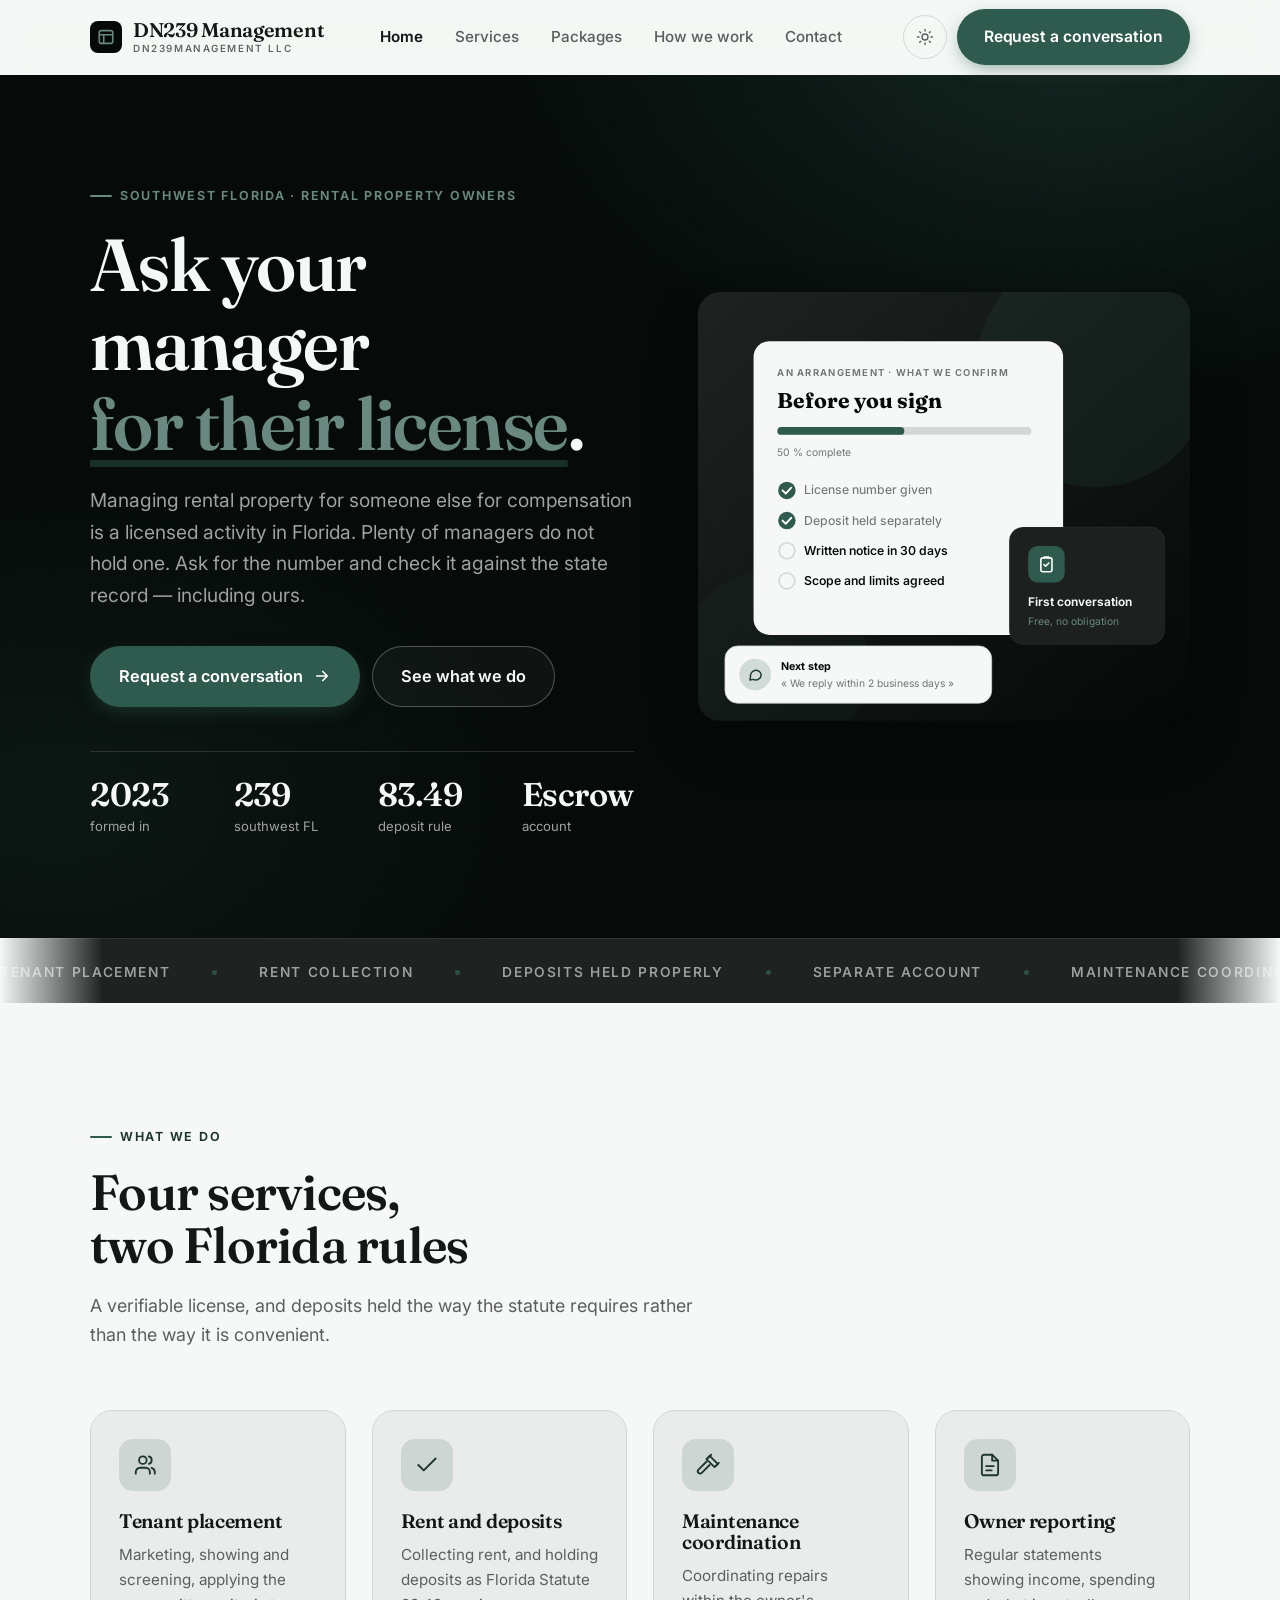
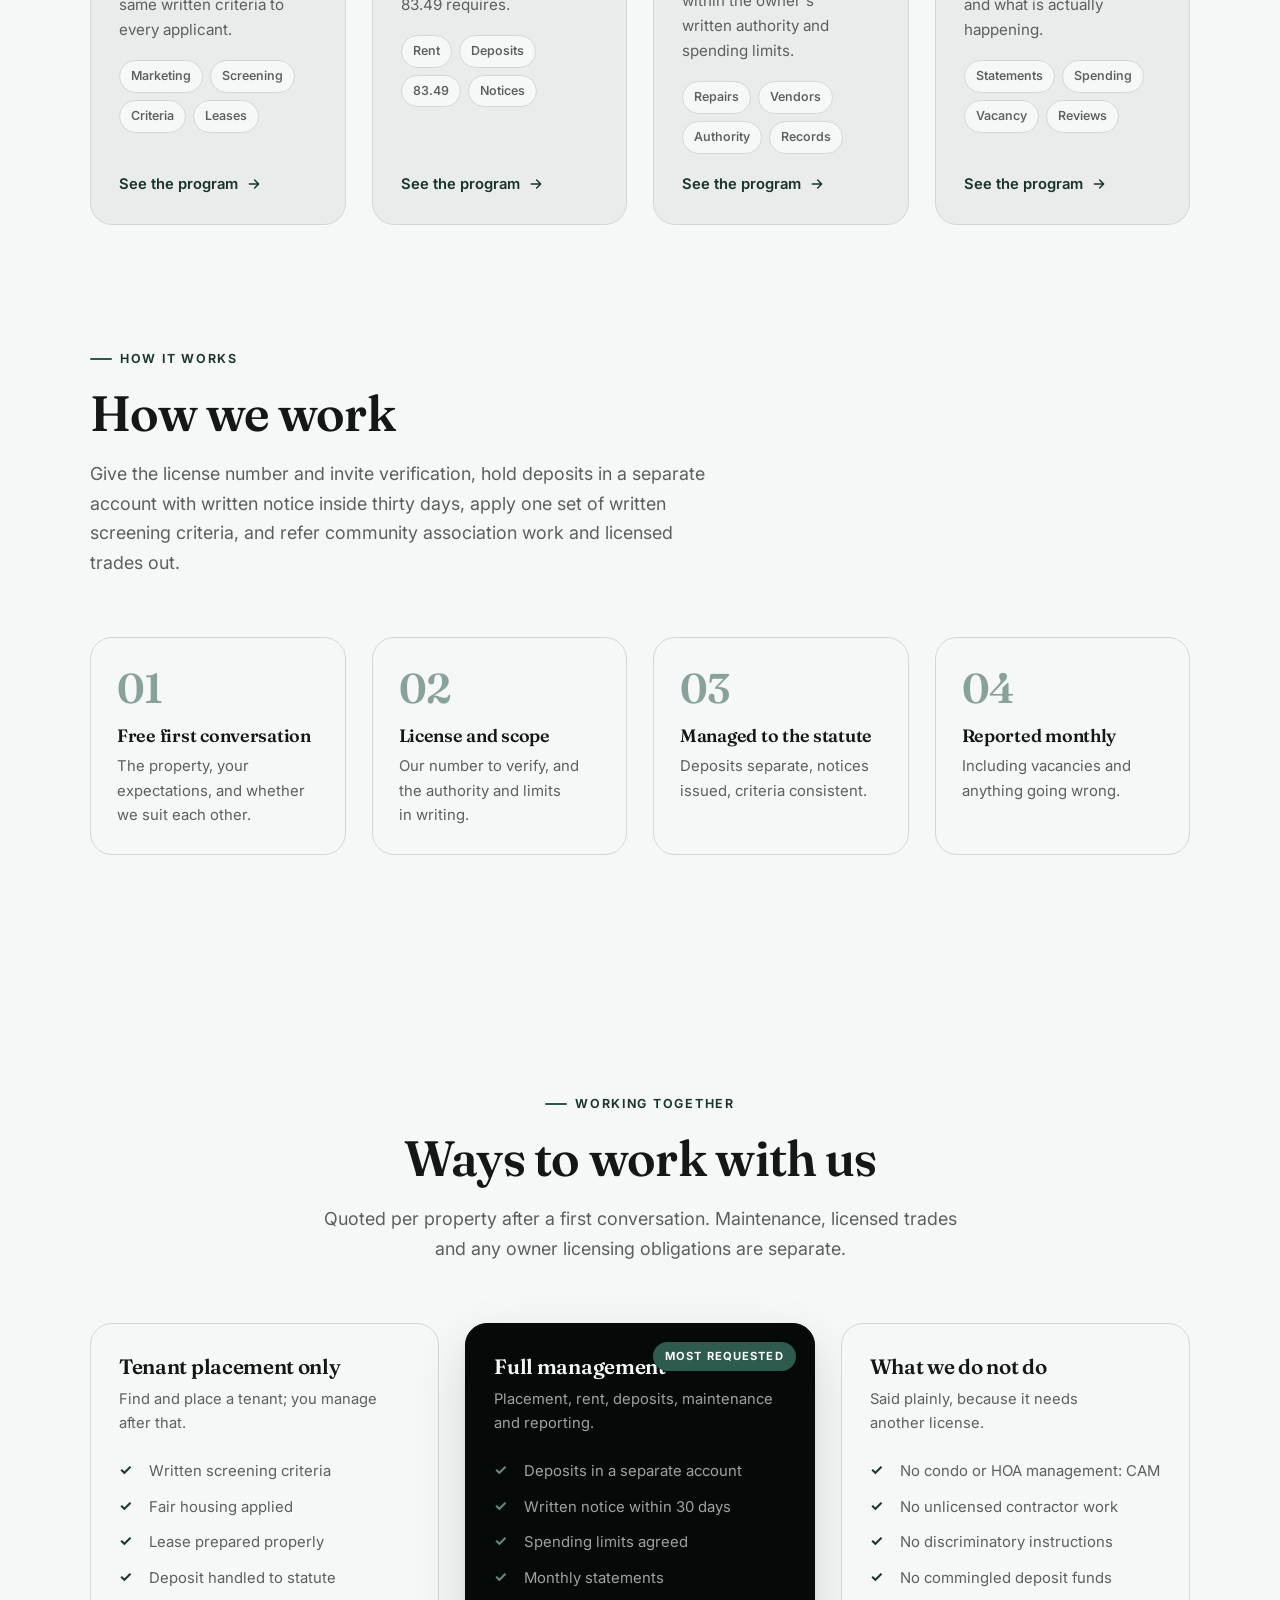
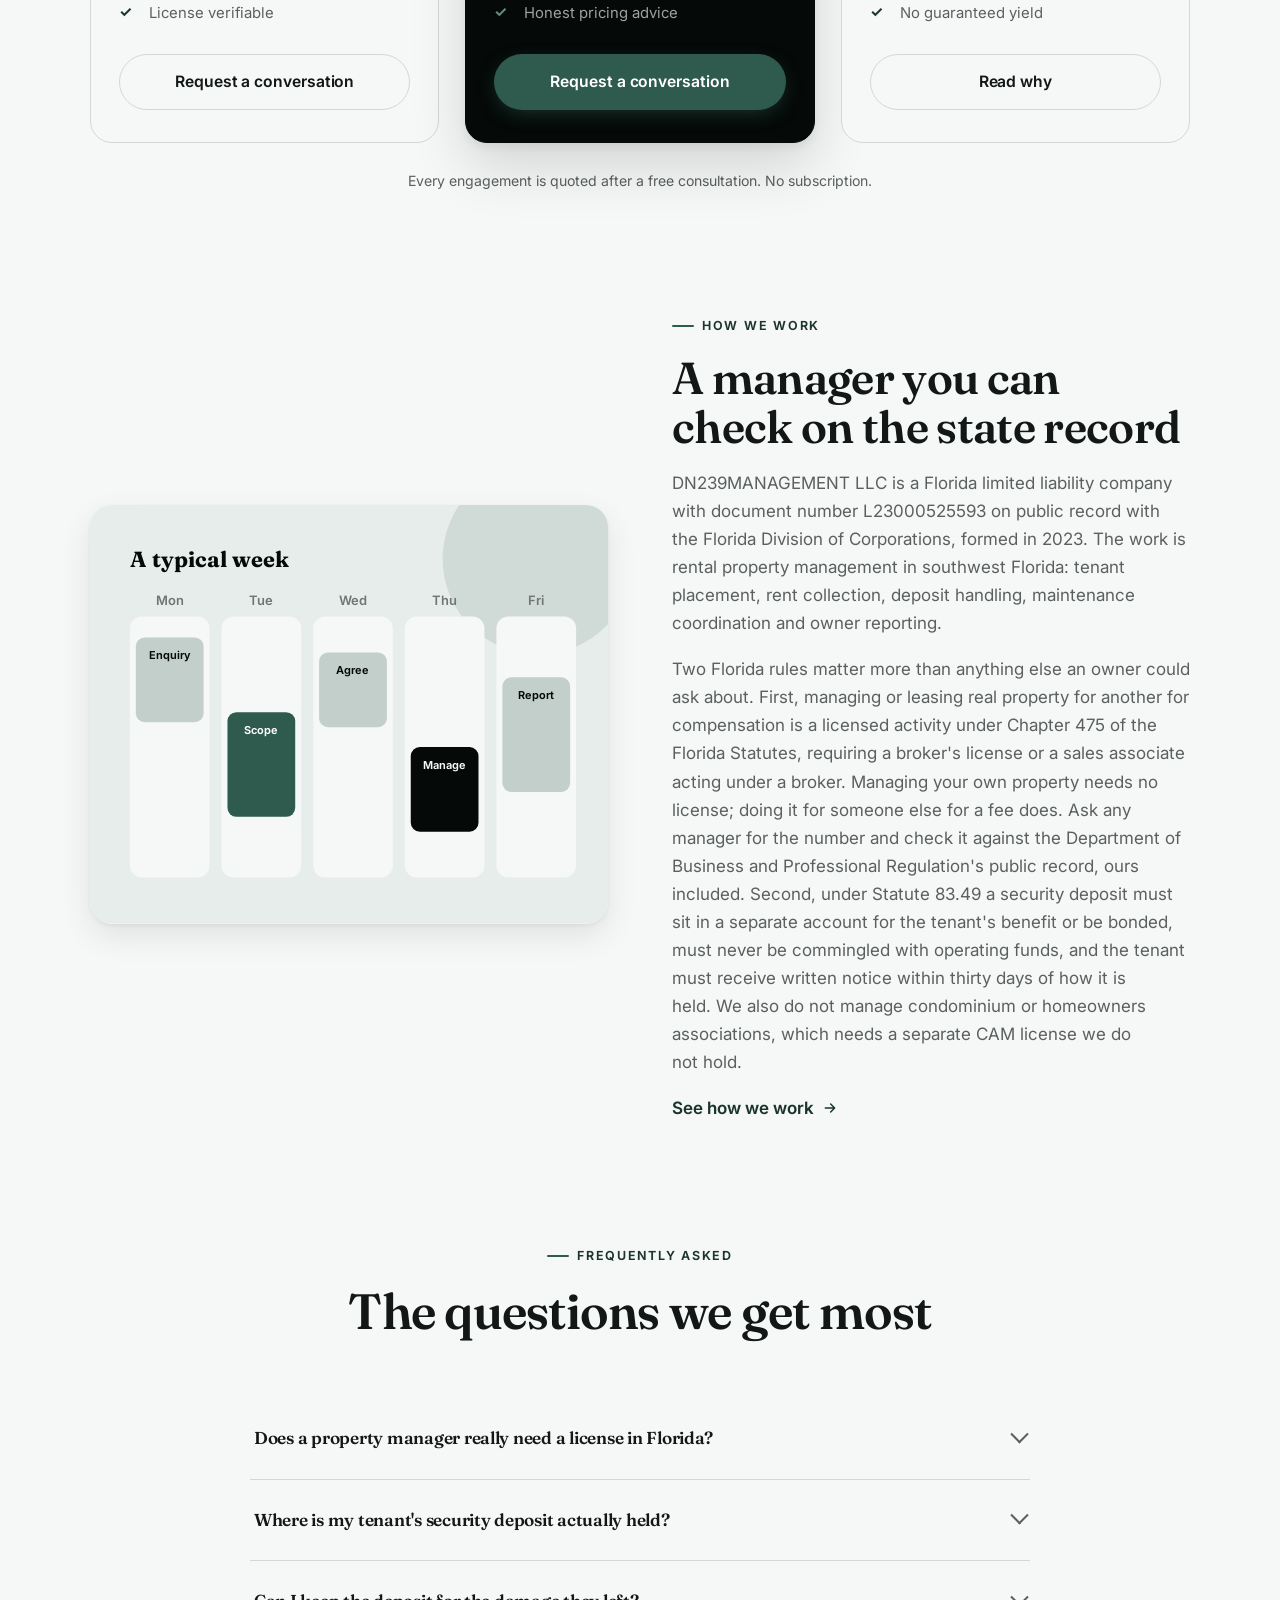
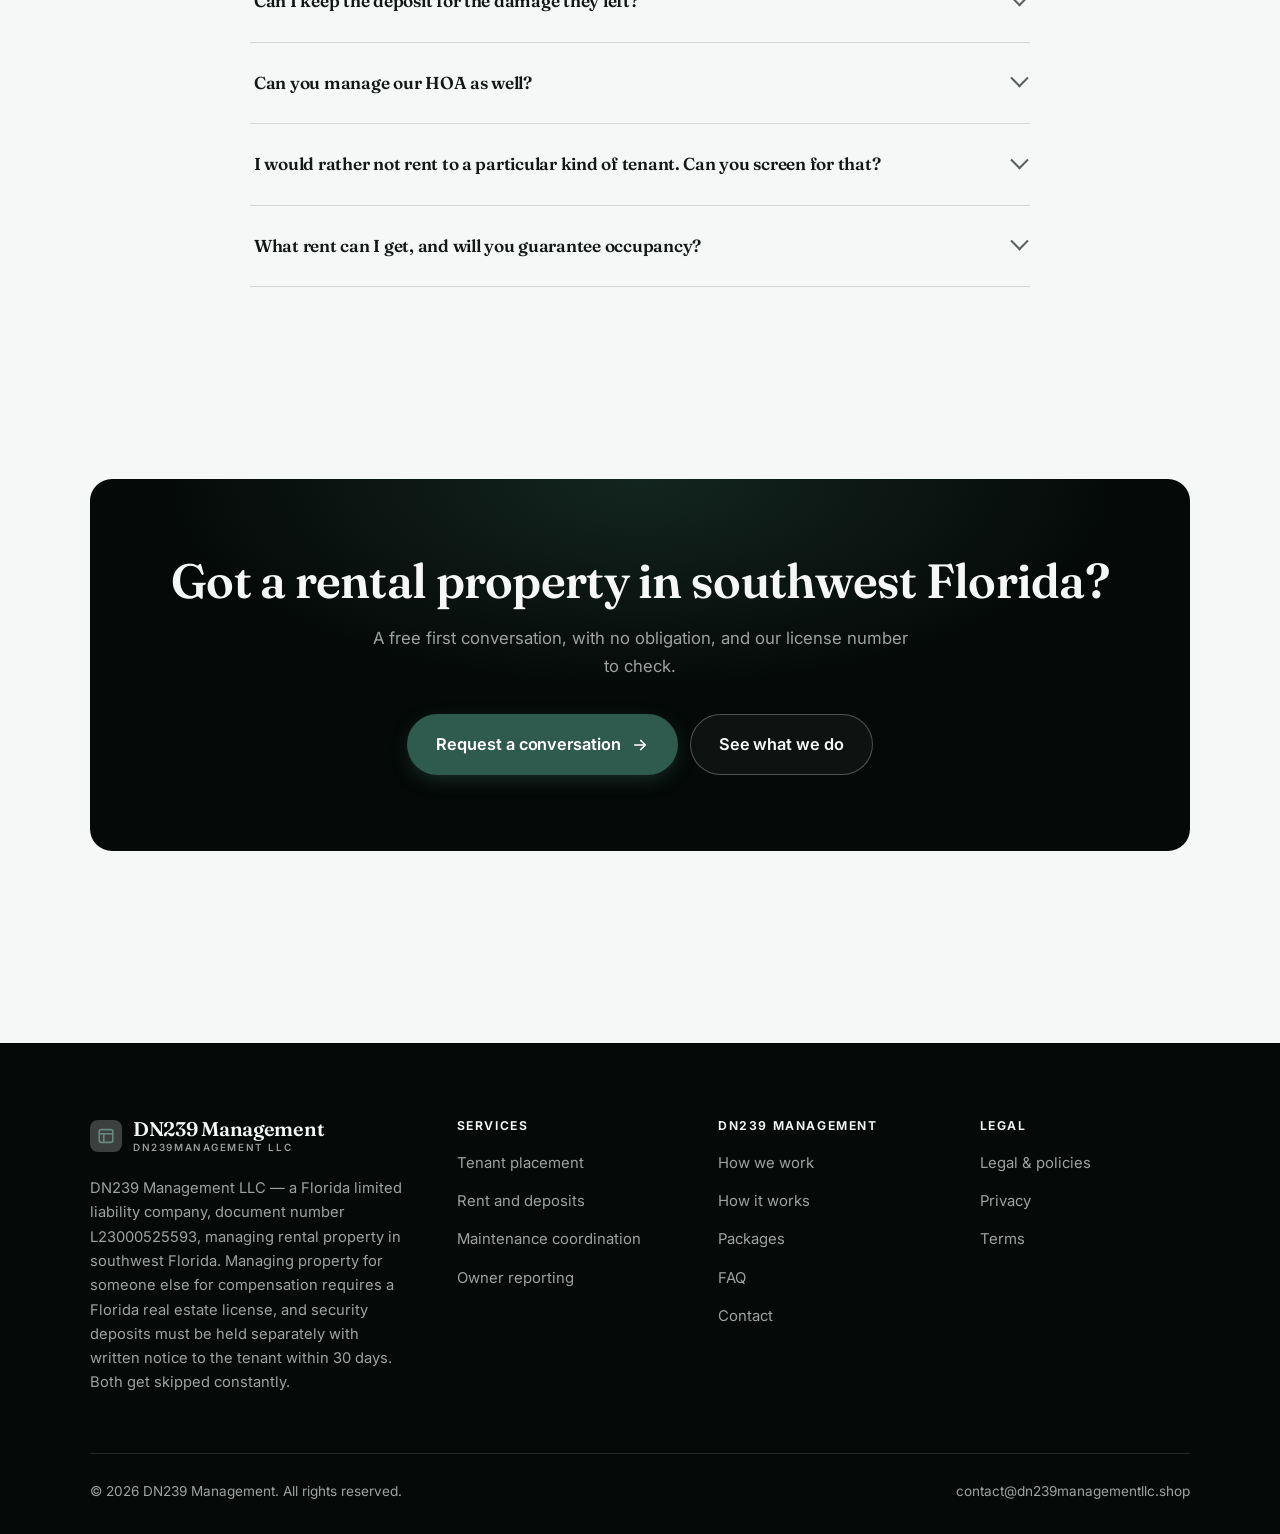
<file: index.html>
<!DOCTYPE html>
<html lang="en" class="no-js">
<head>
<meta charset="utf-8">
<meta name="viewport" content="width=device-width, initial-scale=1">
<title>DN239 Management LLC — rental property management, SW Florida</title>
<meta name="description" content="DN239 Management LLC, managing rental property in southwest Florida: tenant placement, rent and deposits handled properly, maintenance coordination and owner reporting.">
<link rel="canonical" href="https://dn239managementllc.shop/">

<meta property="og:type" content="website">
<meta property="og:url" content="https://dn239managementllc.shop/">
<meta property="og:site_name" content="DN239 Management">
<meta property="og:locale" content="en_US">
<meta property="og:title" content="DN239 Management LLC — rental property management, SW Florida">
<meta property="og:description" content="DN239 Management LLC, managing rental property in southwest Florida: tenant placement, rent and deposits handled properly, maintenance coordination and owner reporting.">
<meta name="theme-color" content="#050a08">

<link rel="icon" href="assets/img/favicon.svg" type="image/svg+xml">
<link rel="preconnect" href="https://fonts.googleapis.com">
<link rel="preconnect" href="https://fonts.gstatic.com" crossorigin>
<link rel="stylesheet" href="https://fonts.googleapis.com/css2?family=Fraunces:wght@400;500;600;700&family=Inter:wght@400..700&display=swap">
<link rel="stylesheet" href="assets/css/style.css">

<!-- Thème appliqué avant le premier rendu (évite le flash) -->
<script>
document.documentElement.classList.remove('no-js');
(function(){try{var t=localStorage.getItem('site-theme');if(t){document.documentElement.setAttribute('data-theme',t);}}catch(e){}})();
</script>
<script type="application/ld+json">
{
  "@context": "https://schema.org",
  "@type": "Organization",
  "name": "DN239 Management",
  "url": "https://dn239managementllc.shop/",
  "email": "contact@dn239managementllc.shop",
  "description": "DN239 Management LLC, managing rental property in southwest Florida: tenant placement, rent and deposits handled properly, maintenance coordination and owner reporting.",
  "areaServed": "US",
  "knowsLanguage": "en"
}
</script>
</head>

<body>
<a class="skip-link" href="#main">Skip to main content</a>

<header class="site-header">
  <nav class="wrap nav" aria-label="Main navigation">
    <a class="brand" href="index.html">
      <svg class="brand__mark" viewBox="0 0 64 64" aria-hidden="true">
        <rect class="bm-bg" width="64" height="64" rx="16"/>
        <g class="bm-ic" transform="translate(14 14) scale(1.5)" fill="none" stroke-width="2.1" stroke-linecap="round" stroke-linejoin="round"><rect x="3" y="3.5" width="18" height="17" rx="2.5"/><path d="M3 9h18M9 9v11.5"/></g>
      </svg>
      <span>DN239 Management<span class="brand__sub">DN239MANAGEMENT LLC</span></span>
    </a>

    <ul class="nav__links" id="nav-links">
      <li><a href="index.html" aria-current="page">Home</a></li>
      <li><a href="programs.html">Services</a></li>
      <li><a href="index.html#pricing">Packages</a></li>
      <li><a href="about.html">How we work</a></li>
      <li><a href="contact.html">Contact</a></li>
      <li><a class="btn btn--primary" href="contact.html">Request a conversation</a></li>
    </ul>

    <div class="nav__cta">
      <button class="theme-toggle" type="button" aria-label="Switch to dark theme">
        <svg class="icon-sun" viewBox="0 0 24 24" fill="none" stroke="currentColor" stroke-width="1.8" stroke-linecap="round" aria-hidden="true"><circle cx="12" cy="12" r="4"/><path d="M12 2v2m0 16v2M2 12h2m16 0h2M4.9 4.9l1.4 1.4m11.4 11.4 1.4 1.4M19.1 4.9l-1.4 1.4M6.3 17.7l-1.4 1.4"/></svg>
        <svg class="icon-moon" viewBox="0 0 24 24" fill="none" stroke="currentColor" stroke-width="1.8" stroke-linecap="round" stroke-linejoin="round" aria-hidden="true"><path d="M21 12.8A9 9 0 1 1 11.2 3a7 7 0 0 0 9.8 9.8z"/></svg>
      </button>
      <a class="btn btn--primary" href="contact.html">Request a conversation</a>
      <button class="nav__toggle" type="button" aria-expanded="false" aria-controls="nav-links" aria-label="Open menu">
        <svg class="icon-open" viewBox="0 0 24 24" fill="none" stroke="currentColor" stroke-width="2" stroke-linecap="round" aria-hidden="true"><path d="M3 6h18M3 12h18M3 18h18"/></svg>
        <svg class="icon-close" viewBox="0 0 24 24" fill="none" stroke="currentColor" stroke-width="2" stroke-linecap="round" aria-hidden="true"><path d="M6 6l12 12M18 6L6 18"/></svg>
      </button>
    </div>
  </nav>
</header>

<main id="main">

<section class="hero">
  <div class="wrap hero__inner">
    <div>
      <span class="eyebrow hero__eyebrow">Southwest Florida · Rental property owners</span>
      <h1>Ask your manager<br> <em>for their license</em>.</h1>
      <p class="hero__lede">Managing rental property for someone else for compensation is a licensed activity in Florida. Plenty of managers do not hold one. Ask for the number and check it against the state record — including ours.</p>

      <div class="hero__actions">
        <a class="btn btn--primary btn--lg" href="contact.html">Request a conversation <svg viewBox="0 0 24 24" fill="none" stroke="currentColor" stroke-width="2.2" stroke-linecap="round" stroke-linejoin="round" aria-hidden="true"><path d="M5 12h14M13 6l6 6-6 6"/></svg></a>
        <a class="btn btn--on-dark btn--lg" href="programs.html">See what we do</a>
      </div>

      <ul class="hero__proof">
        <li><span class="stat__num">2023</span><span class="stat__label">formed in</span></li>
        <li><span class="stat__num">239</span><span class="stat__label">southwest FL</span></li>
        <li><span class="stat__num">83.49</span><span class="stat__label">deposit rule</span></li>
        <li><span class="stat__num">Escrow</span><span class="stat__label">account</span></li>
      </ul>
    </div>

    <div class="hero__art">
      <svg viewBox="0 0 620 540" role="img" aria-label="What DN239 Management confirms before an arrangement, from license verification to deposit handling.">
        <defs>
          <linearGradient id="hbg" x1="0" y1="0" x2="1" y2="1">
            <stop offset="0" stop-color="#1e2321"/><stop offset="1" stop-color="#040806"/>
          </linearGradient>
        </defs>
        <rect width="620" height="540" rx="22" fill="url(#hbg)"/>
        <circle cx="500" cy="96" r="150" fill="#2f5a4e" opacity=".16"/>
        <circle cx="96" cy="470" r="120" fill="#2f5a4e" opacity=".08"/>

        <g style="font-family: var(--font-body)">
          <!-- Carte programme -->
          <rect x="70" y="62" width="390" height="370" rx="20" fill="#f5f8f6"/>
          <text x="100" y="106" font-size="12" font-weight="650" letter-spacing="1.6" fill="#717573">AN ARRANGEMENT · WHAT WE CONFIRM</text>
          <text x="100" y="146" font-size="27" font-weight="700" fill="#050a08" style="font-family: var(--font-display)">Before you sign</text>
          <rect x="100" y="170" width="320" height="10" rx="5" fill="#d3d7d5"/>
          <rect x="100" y="170" width="160" height="10" rx="5" fill="#2f5a4e"/>
          <text x="100" y="206" font-size="13" fill="#717573">50 % complete</text>
          <circle cx="112" cy="250" r="11" fill="#2f5a4e"/><path d="M106.5 250l4 4 7-7.5" fill="none" stroke="#ffffff" stroke-width="2.4" stroke-linecap="round" stroke-linejoin="round"/><text x="134" y="255" font-size="15.5" fill="#717573" font-weight="450">License number given</text>
          <circle cx="112" cy="288" r="11" fill="#2f5a4e"/><path d="M106.5 288l4 4 7-7.5" fill="none" stroke="#ffffff" stroke-width="2.4" stroke-linecap="round" stroke-linejoin="round"/><text x="134" y="293" font-size="15.5" fill="#717573" font-weight="450">Deposit held separately</text>
          <circle cx="112" cy="326" r="10" fill="none" stroke="#d3d7d5" stroke-width="2"/><text x="134" y="331" font-size="15.5" fill="#050a08" font-weight="560">Written notice in 30 days</text>
          <circle cx="112" cy="364" r="10" fill="none" stroke="#d3d7d5" stroke-width="2"/><text x="134" y="369" font-size="15.5" fill="#050a08" font-weight="560">Scope and limits agreed</text>

          <!-- Carte séance -->
          <rect x="392" y="296" width="196" height="148" rx="18" fill="#1c201e" stroke="#ffffff" stroke-opacity=".08"/>
          <rect x="416" y="320" width="46" height="46" rx="12" fill="#2f5a4e"/>
          <g transform="translate(427 331)" fill="none" stroke="#ffffff" color="#ffffff" stroke-width="2" stroke-linecap="round" stroke-linejoin="round"><rect x="5" y="4" width="14" height="17.5" rx="2.5"/><path d="M9 4V3h6v1M9 12.5l2 2 4-4"/></g>
          <text x="416" y="396" font-size="15" font-weight="650" fill="#f5f8f6">First conversation</text>
          <text x="416" y="420" font-size="13" fill="#698880">Free, no obligation</text>

          <!-- Retour du coach -->
          <rect x="34" y="446" width="336" height="72" rx="16" fill="#f5f8f6" stroke="#d3d7d5"/>
          <circle cx="72" cy="482" r="20" fill="#d1dcd8"/>
          <g transform="translate(62 472) scale(.84)" fill="none" stroke="#1f3b33" stroke-width="2.2" stroke-linecap="round" stroke-linejoin="round"><path d="M21 12a8 8 0 0 1-11.6 7.1L4 20l1-4.6A8 8 0 1 1 21 12z"/></g>
          <text x="104" y="476" font-size="13.5" font-weight="700" fill="#050a08">Next step</text>
          <text x="104" y="498" font-size="13" fill="#717573">« We reply within 2 business days »</text>
        </g>
      </svg>
    </div>
  </div>
</section>

<div class="marquee" aria-hidden="true">
  <div class="marquee__track"><span>Tenant placement</span><span>Rent collection</span><span>Deposits held properly</span><span>Separate account</span><span>Maintenance coordination</span><span>Owner reporting</span><span>Fair housing criteria</span><span>License verifiable</span><span>No CAM work</span><span>No yield promised</span><span>Tenant placement</span><span>Rent collection</span><span>Deposits held properly</span><span>Separate account</span><span>Maintenance coordination</span><span>Owner reporting</span><span>Fair housing criteria</span><span>License verifiable</span><span>No CAM work</span><span>No yield promised</span></div>
</div>

<section class="section wrap" id="programs">
  <div class="section-head reveal">
    <span class="eyebrow">What we do</span>
    <h2>Four services, two Florida rules</h2>
    <p>A verifiable license, and deposits held the way the statute requires rather than the way it is convenient.</p>
  </div>
  <div class="grid grid--4 reveal-group">
    <a class="card" href="programs.html#placement">
      <div class="card__icon"><svg viewBox="0 0 24 24" fill="none" stroke="currentColor" stroke-width="1.7" stroke-linecap="round" stroke-linejoin="round" aria-hidden="true"><path d="M16.5 20v-1.5a4 4 0 0 0-4-4h-5a4 4 0 0 0-4 4V20"/><circle cx="10" cy="7.5" r="3.5"/><path d="M21 20v-1.5a4 4 0 0 0-3-3.9M15.5 4.1a3.5 3.5 0 0 1 0 6.8"/></svg></div>
      <h3>Tenant placement</h3>
      <p>Marketing, showing and screening, applying the same written criteria to every applicant.</p>
      <ul class="tags"><li>Marketing</li><li>Screening</li><li>Criteria</li><li>Leases</li></ul>
      <span class="arrow-link">See the program <svg viewBox="0 0 24 24" fill="none" stroke="currentColor" stroke-width="2.2" stroke-linecap="round" stroke-linejoin="round" aria-hidden="true"><path d="M5 12h14M13 6l6 6-6 6"/></svg></span>
    </a>
    <a class="card" href="programs.html#deposits">
      <div class="card__icon"><svg viewBox="0 0 24 24" fill="none" stroke="currentColor" stroke-width="1.7" stroke-linecap="round" stroke-linejoin="round" aria-hidden="true"><path d="M20 6 9 17l-5-5"/></svg></div>
      <h3>Rent and deposits</h3>
      <p>Collecting rent, and holding deposits as Florida Statute 83.49 requires.</p>
      <ul class="tags"><li>Rent</li><li>Deposits</li><li>83.49</li><li>Notices</li></ul>
      <span class="arrow-link">See the program <svg viewBox="0 0 24 24" fill="none" stroke="currentColor" stroke-width="2.2" stroke-linecap="round" stroke-linejoin="round" aria-hidden="true"><path d="M5 12h14M13 6l6 6-6 6"/></svg></span>
    </a>
    <a class="card" href="programs.html#maintenance">
      <div class="card__icon"><svg viewBox="0 0 24 24" fill="none" stroke="currentColor" stroke-width="1.7" stroke-linecap="round" stroke-linejoin="round" aria-hidden="true"><path d="M13.5 3.5 21 11l-3 3-7.5-7.5z"/><path d="M10.5 9 3.2 16.3a2.1 2.1 0 0 0 3 3L13.5 12"/><path d="M15 2.5 12 5.5M19.5 12.5 22 10"/></svg></div>
      <h3>Maintenance coordination</h3>
      <p>Coordinating repairs within the owner's written authority and spending limits.</p>
      <ul class="tags"><li>Repairs</li><li>Vendors</li><li>Authority</li><li>Records</li></ul>
      <span class="arrow-link">See the program <svg viewBox="0 0 24 24" fill="none" stroke="currentColor" stroke-width="2.2" stroke-linecap="round" stroke-linejoin="round" aria-hidden="true"><path d="M5 12h14M13 6l6 6-6 6"/></svg></span>
    </a>
    <a class="card" href="programs.html#reporting">
      <div class="card__icon"><svg viewBox="0 0 24 24" fill="none" stroke="currentColor" stroke-width="1.7" stroke-linecap="round" stroke-linejoin="round" aria-hidden="true"><path d="M14 2.5H6.5A2 2 0 0 0 4.5 4.5v15a2 2 0 0 0 2 2h11a2 2 0 0 0 2-2V8z"/><path d="M14 2.5V8h5.5M8.5 13h7M8.5 17h5"/></svg></div>
      <h3>Owner reporting</h3>
      <p>Regular statements showing income, spending and what is actually happening.</p>
      <ul class="tags"><li>Statements</li><li>Spending</li><li>Vacancy</li><li>Reviews</li></ul>
      <span class="arrow-link">See the program <svg viewBox="0 0 24 24" fill="none" stroke="currentColor" stroke-width="2.2" stroke-linecap="round" stroke-linejoin="round" aria-hidden="true"><path d="M5 12h14M13 6l6 6-6 6"/></svg></span>
    </a>
  </div>
</section>

<section class="section section--flush wrap" id="how-it-works">
  <div class="section-head reveal">
    <span class="eyebrow">How it works</span>
    <h2>How we work</h2>
    <p>Give the license number and invite verification, hold deposits in a separate account with written notice inside thirty days, apply one set of written screening criteria, and refer community association work and licensed trades out.</p>
  </div>
  <div class="grid grid--4 steps reveal-group">
    <article class="step">
      <h3>Free first conversation</h3>
      <p>The property, your expectations, and whether we suit each other.</p>
    </article>
    <article class="step">
      <h3>License and scope</h3>
      <p>Our number to verify, and the authority and limits in writing.</p>
    </article>
    <article class="step">
      <h3>Managed to the statute</h3>
      <p>Deposits separate, notices issued, criteria consistent.</p>
    </article>
    <article class="step">
      <h3>Reported monthly</h3>
      <p>Including vacancies and anything going wrong.</p>
    </article>
  </div>
</section>

<section class="section wrap" id="pricing">
  <div class="section-head section-head--center reveal">
    <span class="eyebrow">Working together</span>
    <h2>Ways to work with us</h2>
    <p>Quoted per property after a first conversation. Maintenance, licensed trades and any owner licensing obligations are separate.</p>
  </div>
  <div class="grid grid--3 plans reveal-group">
    <article class="plan">
      
      <h3>Tenant placement only</h3>
      <p class="plan__desc">Find and place a tenant; you manage after that.</p>
      
      <ul class="plan__features">
        <li>Written screening criteria</li>
        <li>Fair housing applied</li>
        <li>Lease prepared properly</li>
        <li>Deposit handled to statute</li>
        <li>License verifiable</li>
      </ul>
      <a class="btn btn--ghost btn--block" href="contact.html">Request a conversation</a>
    </article>
    <article class="plan plan--featured">
      <span class="plan__tag">Most requested</span>
      <h3>Full management</h3>
      <p class="plan__desc">Placement, rent, deposits, maintenance and reporting.</p>
      
      <ul class="plan__features">
        <li>Deposits in a separate account</li>
        <li>Written notice within 30 days</li>
        <li>Spending limits agreed</li>
        <li>Monthly statements</li>
        <li>Honest pricing advice</li>
      </ul>
      <a class="btn btn--primary btn--block" href="contact.html">Request a conversation</a>
    </article>
    <article class="plan">
      
      <h3>What we do not do</h3>
      <p class="plan__desc">Said plainly, because it needs another license.</p>
      
      <ul class="plan__features">
        <li>No condo or HOA management: CAM</li>
        <li>No unlicensed contractor work</li>
        <li>No discriminatory instructions</li>
        <li>No commingled deposit funds</li>
        <li>No guaranteed yield</li>
      </ul>
      <a class="btn btn--ghost btn--block" href="contact.html">Read why</a>
    </article>
  </div>
  <p class="plans-note">Every engagement is quoted after a free consultation. No subscription.</p>
</section>

<section class="section section--flush wrap">
  <div class="split reveal">
    <div class="split__art">
      <svg viewBox="0 0 520 420" role="img" aria-label="Example of a typical week: Enquiry, Scope, Agree, Manage, Report.">
        <rect width="520" height="420" rx="20" fill="#e7edea"/>
        <circle cx="450" cy="54" r="96" fill="#2f5a4e" opacity=".12"/>
        <g style="font-family: var(--font-body)">
        <text x="40" y="62" font-size="22" font-weight="700" fill="#050a08" style="font-family: var(--font-display)">A typical week</text>
        <text x="80" y="100" text-anchor="middle" font-size="13" font-weight="600" fill="#717573">Mon</text>
        <rect x="40" y="112" width="80" height="262" rx="12" fill="#f5f8f6"/>
        <rect x="46" y="133" width="68" height="85" rx="9" fill="#c2cfca"/>
        <text x="80" y="155" text-anchor="middle" font-size="11" font-weight="650" fill="#050a08">Enquiry</text>
        <text x="172" y="100" text-anchor="middle" font-size="13" font-weight="600" fill="#717573">Tue</text>
        <rect x="132" y="112" width="80" height="262" rx="12" fill="#f5f8f6"/>
        <rect x="138" y="208" width="68" height="105" rx="9" fill="#2f5a4e"/>
        <text x="172" y="230" text-anchor="middle" font-size="11" font-weight="650" fill="#ffffff">Scope</text>
        <text x="264" y="100" text-anchor="middle" font-size="13" font-weight="600" fill="#717573">Wed</text>
        <rect x="224" y="112" width="80" height="262" rx="12" fill="#f5f8f6"/>
        <rect x="230" y="148" width="68" height="75" rx="9" fill="#c2cfca"/>
        <text x="264" y="170" text-anchor="middle" font-size="11" font-weight="650" fill="#050a08">Agree</text>
        <text x="356" y="100" text-anchor="middle" font-size="13" font-weight="600" fill="#717573">Thu</text>
        <rect x="316" y="112" width="80" height="262" rx="12" fill="#f5f8f6"/>
        <rect x="322" y="243" width="68" height="85" rx="9" fill="#050a08"/>
        <text x="356" y="265" text-anchor="middle" font-size="11" font-weight="650" fill="#f5f8f6">Manage</text>
        <text x="448" y="100" text-anchor="middle" font-size="13" font-weight="600" fill="#717573">Fri</text>
        <rect x="408" y="112" width="80" height="262" rx="12" fill="#f5f8f6"/>
        <rect x="414" y="173" width="68" height="115" rx="9" fill="#c2cfca"/>
        <text x="448" y="195" text-anchor="middle" font-size="11" font-weight="650" fill="#050a08">Report</text>
        </g>
      </svg>
    </div>
    <div>
      <span class="eyebrow">How we work</span>
      <h2>A manager you can check on the state record</h2>
      <p>DN239MANAGEMENT LLC is a Florida limited liability company with document number L23000525593 on public record with the Florida Division of Corporations, formed in 2023. The work is rental property management in southwest Florida: tenant placement, rent collection, deposit handling, maintenance coordination and owner reporting.</p>
      <p>Two Florida rules matter more than anything else an owner could ask about. First, managing or leasing real property for another for compensation is a licensed activity under Chapter 475 of the Florida Statutes, requiring a broker's license or a sales associate acting under a broker. Managing your own property needs no license; doing it for someone else for a fee does. Ask any manager for the number and check it against the Department of Business and Professional Regulation's public record, ours included. Second, under Statute 83.49 a security deposit must sit in a separate account for the tenant's benefit or be bonded, must never be commingled with operating funds, and the tenant must receive written notice within thirty days of how it is held. We also do not manage condominium or homeowners associations, which needs a separate CAM license we do not hold.</p>
      <p><a class="arrow-link" href="about.html">See how we work <svg viewBox="0 0 24 24" fill="none" stroke="currentColor" stroke-width="2.2" stroke-linecap="round" stroke-linejoin="round" aria-hidden="true"><path d="M5 12h14M13 6l6 6-6 6"/></svg></a></p>
    </div>
  </div>
</section>

<section class="section section--flush wrap" id="faq">
  <div class="section-head section-head--center reveal">
    <span class="eyebrow">Frequently asked</span>
    <h2>The questions we get most</h2>
  </div>
  <div class="faq reveal">
    <details>
      <summary>Does a property manager really need a license in Florida?</summary>
      <p>To manage or lease property for someone else for compensation, yes — that is regulated real estate activity under Chapter 475 requiring a broker's license or a sales associate under a broker. Managing your own property needs nothing. The gap matters because plenty of people manage for owners without a license, and an owner relying on them is relying on someone who cannot lawfully do it. Ask for the number and verify it with the state.</p>
    </details>
    <details>
      <summary>Where is my tenant's security deposit actually held?</summary>
      <p>In a separate account for the tenant's benefit, or secured by a surety bond — never mixed with operating money. Florida Statute 83.49 requires that, and it requires the tenant to receive written notice within thirty days saying how it is held, where, and at what interest rate if any. If a manager cannot tell you which account a deposit is in, that is the answer to your question.</p>
    </details>
    <details>
      <summary>Can I keep the deposit for the damage they left?</summary>
      <p>Only by following the statutory procedure and its notice periods. A claim against a deposit that is not made the way the statute requires is forfeited, which is how owners who were plainly owed money end up with none of it. We handle the move-out notices properly rather than deducting and hoping.</p>
    </details>
    <details>
      <summary>Can you manage our HOA as well?</summary>
      <p>No. Community association management above the statutory thresholds requires a separate community association manager license under Chapter 468, which we do not hold and do not claim. It is a genuinely different regulated activity rather than an extension of rental management, and we will refer you to a licensed CAM.</p>
    </details>
    <details>
      <summary>I would rather not rent to a particular kind of tenant. Can you screen for that?</summary>
      <p>No, and an instruction of that sort ends the conversation. Tenant selection follows the Fair Housing Act and applicable state and local law, with the same written criteria applied to every applicant. Consistency is what makes a refusal defensible; making exceptions is what generates complaints.</p>
    </details>
    <details>
      <summary>What rent can I get, and will you guarantee occupancy?</summary>
      <p>We will give you an honest view of what the market will carry and we will not guarantee income, occupancy or yield. If the rent you want is above the market we will say so, even though a higher rent would mean a higher fee for us — because a property sitting empty for two months to protect a headline number costs you more than the difference.</p>
    </details>
  </div>
</section>

<section class="wrap section--tight">
  <div class="cta-band reveal">
    <h2>Got a rental property in southwest Florida?</h2>
    <p>A free first conversation, with no obligation, and our license number to check.</p>
    <div class="hero__actions">
      <a class="btn btn--primary btn--lg" href="contact.html">Request a conversation <svg viewBox="0 0 24 24" fill="none" stroke="currentColor" stroke-width="2.2" stroke-linecap="round" stroke-linejoin="round" aria-hidden="true"><path d="M5 12h14M13 6l6 6-6 6"/></svg></a>
      <a class="btn btn--on-dark btn--lg" href="programs.html">See what we do</a>
    </div>
  </div>
</section>

</main>

<footer class="site-footer">
  <div class="wrap">
    <div class="footer__grid">
      <div class="footer__brand">
        <a class="brand" href="index.html">
          <svg class="brand__mark" viewBox="0 0 64 64" aria-hidden="true">
        <rect class="bm-bg" width="64" height="64" rx="16"/>
        <g class="bm-ic" transform="translate(14 14) scale(1.5)" fill="none" stroke-width="2.1" stroke-linecap="round" stroke-linejoin="round"><rect x="3" y="3.5" width="18" height="17" rx="2.5"/><path d="M3 9h18M9 9v11.5"/></g>
      </svg>
          <span>DN239 Management<span class="brand__sub">DN239MANAGEMENT LLC</span></span>
        </a>
        <p>DN239 Management LLC — a Florida limited liability company, document number L23000525593, managing rental property in southwest Florida. Managing property for someone else for compensation requires a Florida real estate license, and security deposits must be held separately with written notice to the tenant within 30 days. Both get skipped constantly.</p>
      </div>

      <div class="footer__col">
        <h4>Services</h4>
        <ul>
          <li><a href="programs.html#placement">Tenant placement</a></li>
          <li><a href="programs.html#deposits">Rent and deposits</a></li>
          <li><a href="programs.html#maintenance">Maintenance coordination</a></li>
          <li><a href="programs.html#reporting">Owner reporting</a></li>
        </ul>
      </div>

      <div class="footer__col">
        <h4>DN239 Management</h4>
        <ul>
          <li><a href="about.html">How we work</a></li>
          <li><a href="index.html#how-it-works">How it works</a></li>
          <li><a href="index.html#pricing">Packages</a></li>
          <li><a href="index.html#faq">FAQ</a></li>
          <li><a href="contact.html">Contact</a></li>
        </ul>
      </div>

      <div class="footer__col">
        <h4>Legal</h4>
        <ul>
          <li><a href="legal.html">Legal &amp; policies</a></li>
          <li><a href="legal.html#privacy">Privacy</a></li>
          <li><a href="legal.html#terms">Terms</a></li>
        </ul>
      </div>
    </div>

    <div class="footer__bottom">
      <p>© <span data-year>2026</span> DN239 Management. All rights reserved.</p>
      <p><a href="mailto:contact@dn239managementllc.shop">contact@dn239managementllc.shop</a></p>
    </div>
  </div>
</footer>

<script src="assets/js/main.js" defer></script>
</body>
</html>
</file>
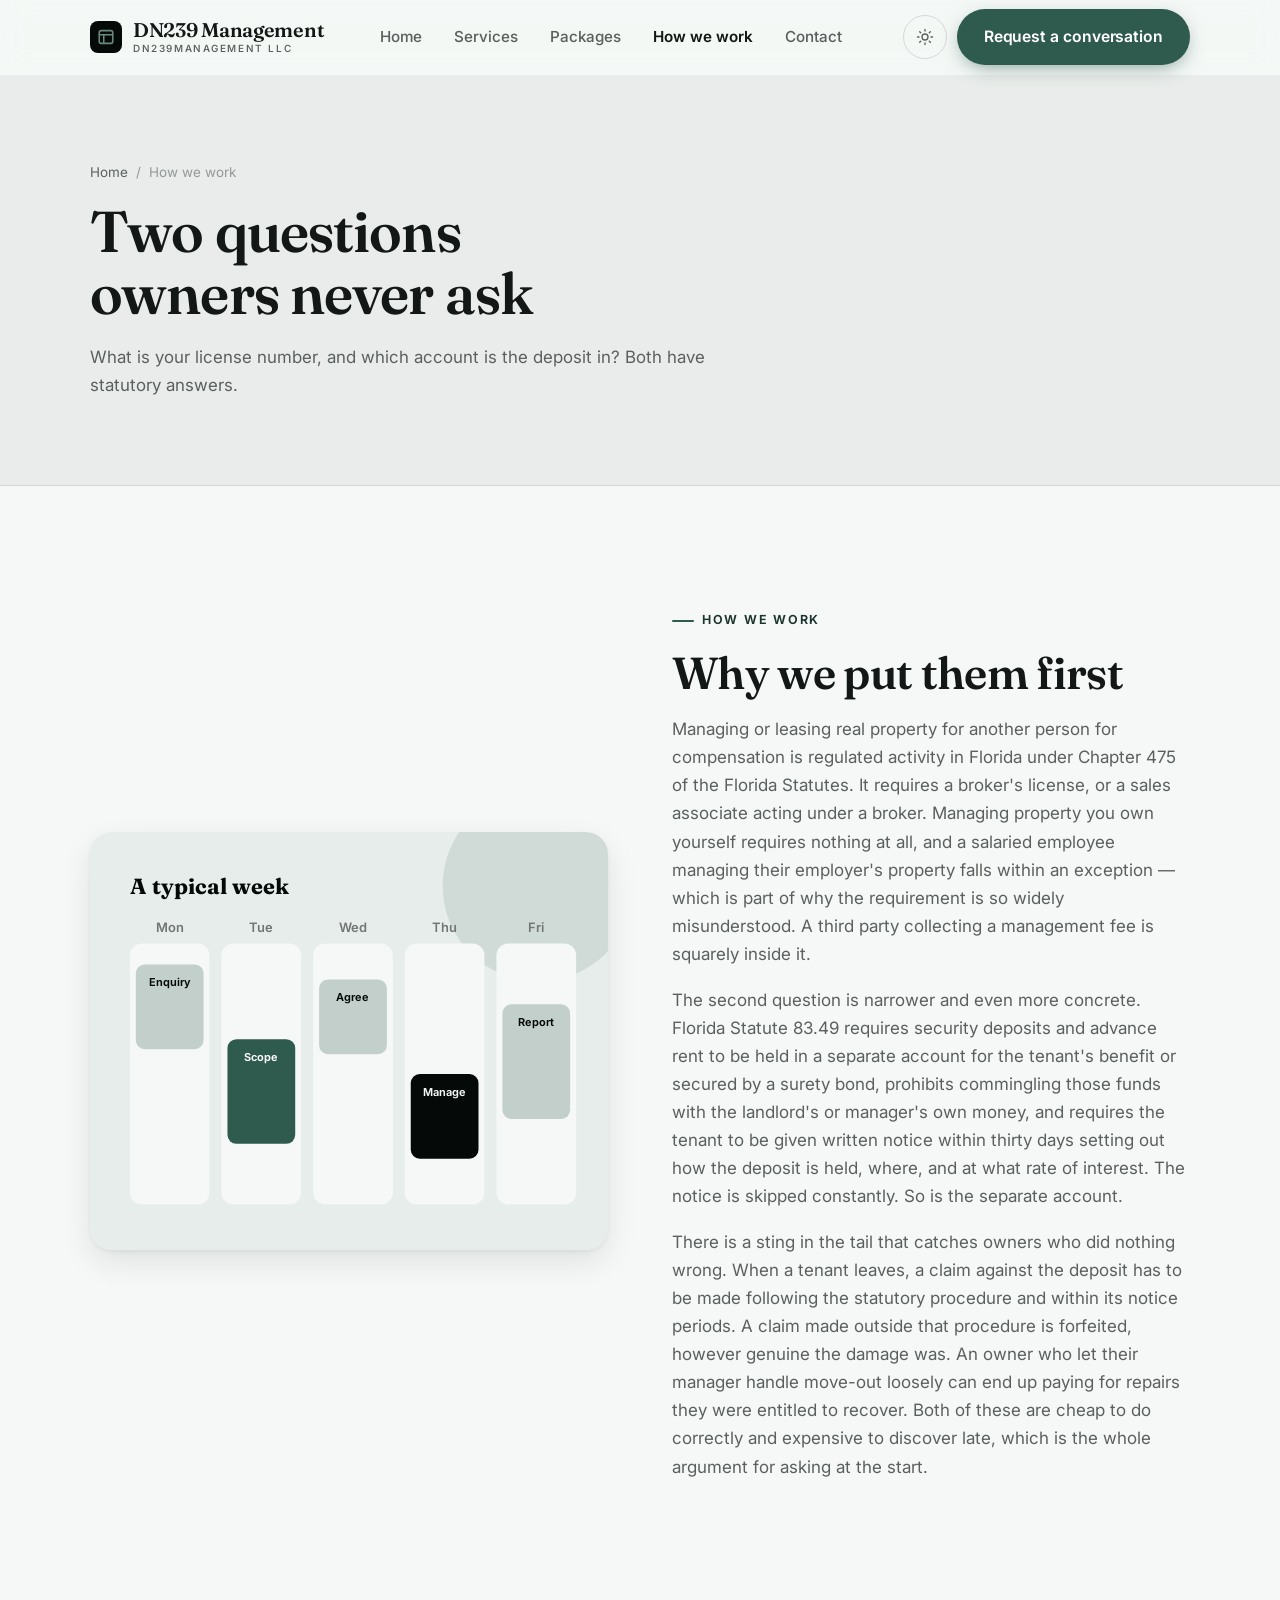
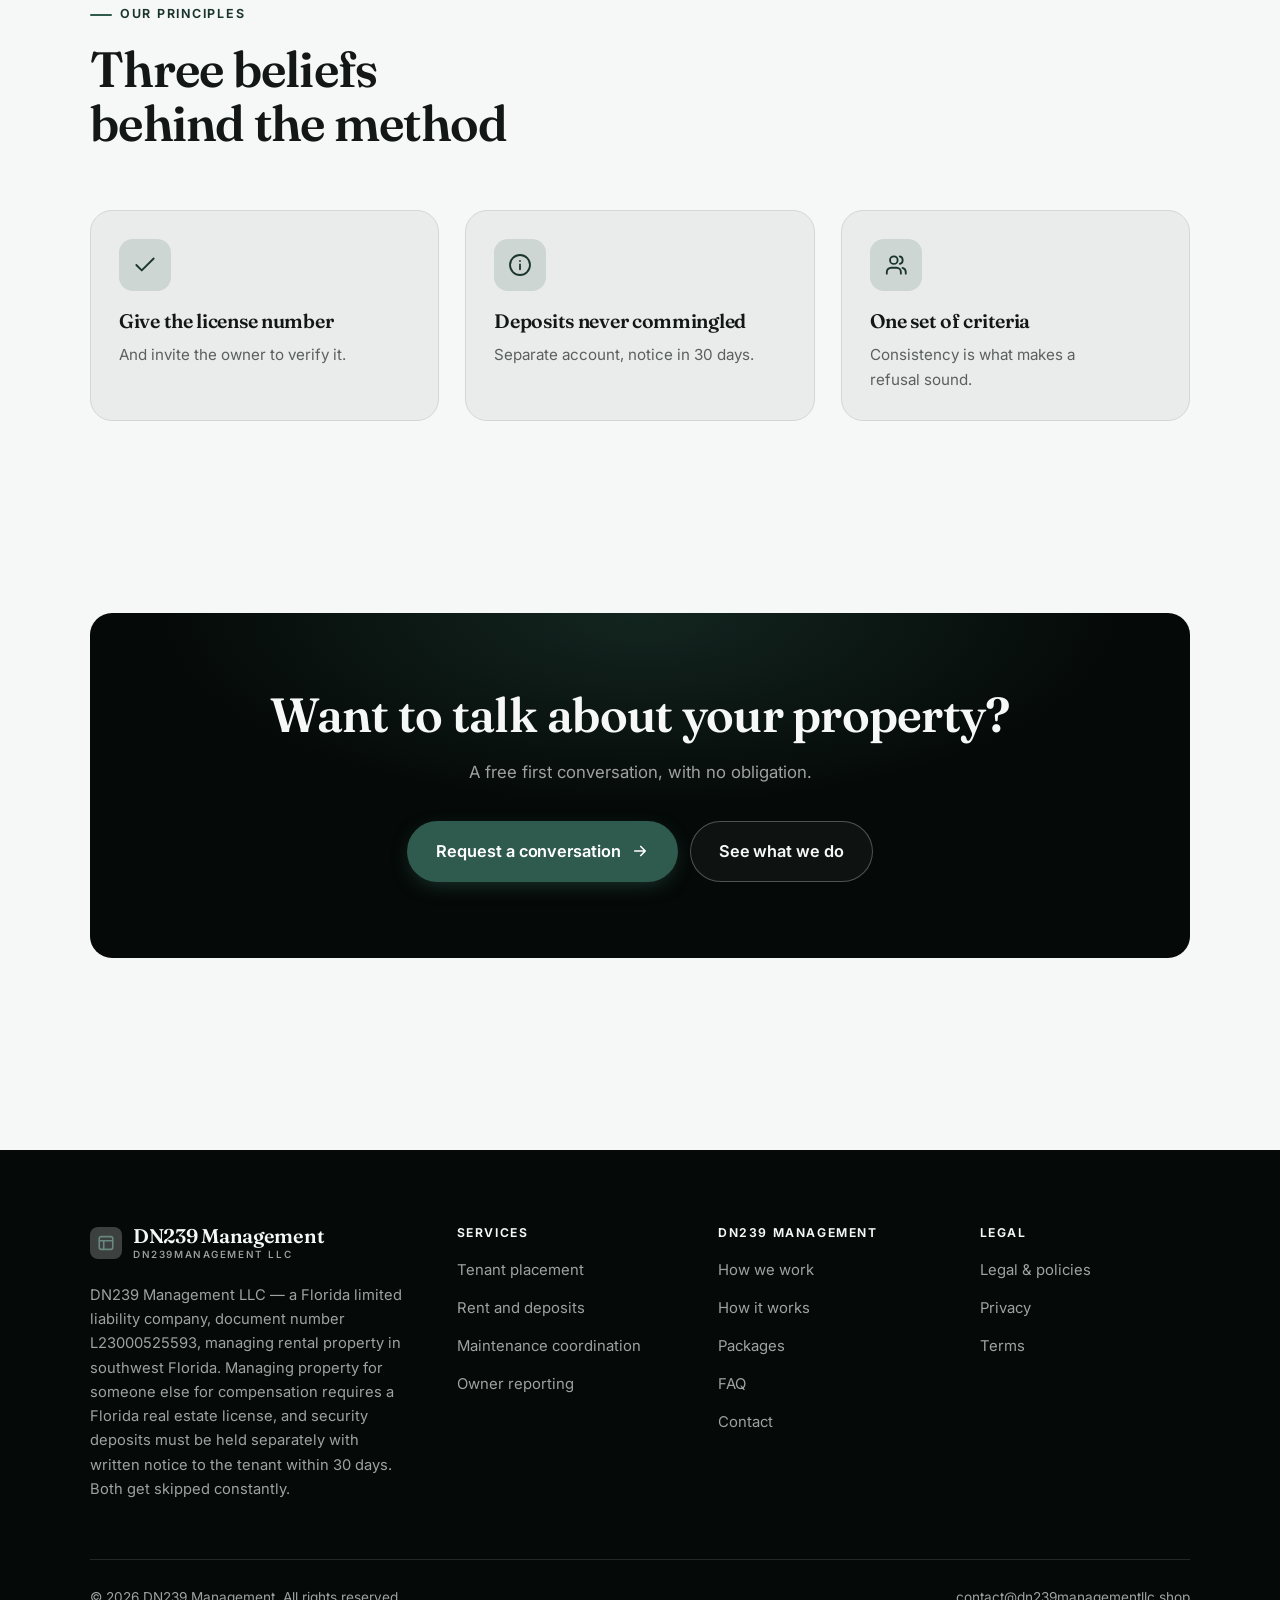
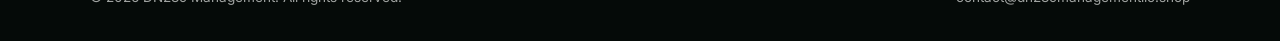
<file: about.html>
<!DOCTYPE html>
<html lang="en" class="no-js">
<head>
<meta charset="utf-8">
<meta name="viewport" content="width=device-width, initial-scale=1">
<title>How we work — DN239 Management</title>
<meta name="description" content="About DN239MANAGEMENT LLC, rental property management in southwest Florida, document number L23000525593.">
<link rel="canonical" href="https://dn239managementllc.shop/about.html">

<meta property="og:type" content="website">
<meta property="og:url" content="https://dn239managementllc.shop/about.html">
<meta property="og:site_name" content="DN239 Management">
<meta property="og:locale" content="en_US">
<meta property="og:title" content="How we work — DN239 Management">
<meta property="og:description" content="About DN239MANAGEMENT LLC, rental property management in southwest Florida, document number L23000525593.">
<meta name="theme-color" content="#050a08">

<link rel="icon" href="assets/img/favicon.svg" type="image/svg+xml">
<link rel="preconnect" href="https://fonts.googleapis.com">
<link rel="preconnect" href="https://fonts.gstatic.com" crossorigin>
<link rel="stylesheet" href="https://fonts.googleapis.com/css2?family=Fraunces:wght@400;500;600;700&family=Inter:wght@400..700&display=swap">
<link rel="stylesheet" href="assets/css/style.css">

<!-- Thème appliqué avant le premier rendu (évite le flash) -->
<script>
document.documentElement.classList.remove('no-js');
(function(){try{var t=localStorage.getItem('site-theme');if(t){document.documentElement.setAttribute('data-theme',t);}}catch(e){}})();
</script>
</head>

<body>
<a class="skip-link" href="#main">Skip to main content</a>

<header class="site-header">
  <nav class="wrap nav" aria-label="Main navigation">
    <a class="brand" href="index.html">
      <svg class="brand__mark" viewBox="0 0 64 64" aria-hidden="true">
        <rect class="bm-bg" width="64" height="64" rx="16"/>
        <g class="bm-ic" transform="translate(14 14) scale(1.5)" fill="none" stroke-width="2.1" stroke-linecap="round" stroke-linejoin="round"><rect x="3" y="3.5" width="18" height="17" rx="2.5"/><path d="M3 9h18M9 9v11.5"/></g>
      </svg>
      <span>DN239 Management<span class="brand__sub">DN239MANAGEMENT LLC</span></span>
    </a>

    <ul class="nav__links" id="nav-links">
      <li><a href="index.html">Home</a></li>
      <li><a href="programs.html">Services</a></li>
      <li><a href="index.html#pricing">Packages</a></li>
      <li><a href="about.html" aria-current="page">How we work</a></li>
      <li><a href="contact.html">Contact</a></li>
      <li><a class="btn btn--primary" href="contact.html">Request a conversation</a></li>
    </ul>

    <div class="nav__cta">
      <button class="theme-toggle" type="button" aria-label="Switch to dark theme">
        <svg class="icon-sun" viewBox="0 0 24 24" fill="none" stroke="currentColor" stroke-width="1.8" stroke-linecap="round" aria-hidden="true"><circle cx="12" cy="12" r="4"/><path d="M12 2v2m0 16v2M2 12h2m16 0h2M4.9 4.9l1.4 1.4m11.4 11.4 1.4 1.4M19.1 4.9l-1.4 1.4M6.3 17.7l-1.4 1.4"/></svg>
        <svg class="icon-moon" viewBox="0 0 24 24" fill="none" stroke="currentColor" stroke-width="1.8" stroke-linecap="round" stroke-linejoin="round" aria-hidden="true"><path d="M21 12.8A9 9 0 1 1 11.2 3a7 7 0 0 0 9.8 9.8z"/></svg>
      </button>
      <a class="btn btn--primary" href="contact.html">Request a conversation</a>
      <button class="nav__toggle" type="button" aria-expanded="false" aria-controls="nav-links" aria-label="Open menu">
        <svg class="icon-open" viewBox="0 0 24 24" fill="none" stroke="currentColor" stroke-width="2" stroke-linecap="round" aria-hidden="true"><path d="M3 6h18M3 12h18M3 18h18"/></svg>
        <svg class="icon-close" viewBox="0 0 24 24" fill="none" stroke="currentColor" stroke-width="2" stroke-linecap="round" aria-hidden="true"><path d="M6 6l12 12M18 6L6 18"/></svg>
      </button>
    </div>
  </nav>
</header>

<main id="main">

<section class="page-head">
  <div class="wrap">
    <nav class="breadcrumb" aria-label="Breadcrumb">
      <a href="index.html">Home</a><span>/</span><span aria-current="page">How we work</span>
    </nav>
    <h1>Two questions owners never ask</h1>
    <p>What is your license number, and which account is the deposit in? Both have statutory answers.</p>
  </div>
</section>

<section class="section wrap">
  <div class="split reveal">
    <div class="split__art">
      <svg viewBox="0 0 520 420" role="img" aria-label="Example of a typical week: Enquiry, Scope, Agree, Manage, Report.">
        <rect width="520" height="420" rx="20" fill="#e7edea"/>
        <circle cx="450" cy="54" r="96" fill="#2f5a4e" opacity=".12"/>
        <g style="font-family: var(--font-body)">
        <text x="40" y="62" font-size="22" font-weight="700" fill="#050a08" style="font-family: var(--font-display)">A typical week</text>
        <text x="80" y="100" text-anchor="middle" font-size="13" font-weight="600" fill="#717573">Mon</text>
        <rect x="40" y="112" width="80" height="262" rx="12" fill="#f5f8f6"/>
        <rect x="46" y="133" width="68" height="85" rx="9" fill="#c2cfca"/>
        <text x="80" y="155" text-anchor="middle" font-size="11" font-weight="650" fill="#050a08">Enquiry</text>
        <text x="172" y="100" text-anchor="middle" font-size="13" font-weight="600" fill="#717573">Tue</text>
        <rect x="132" y="112" width="80" height="262" rx="12" fill="#f5f8f6"/>
        <rect x="138" y="208" width="68" height="105" rx="9" fill="#2f5a4e"/>
        <text x="172" y="230" text-anchor="middle" font-size="11" font-weight="650" fill="#ffffff">Scope</text>
        <text x="264" y="100" text-anchor="middle" font-size="13" font-weight="600" fill="#717573">Wed</text>
        <rect x="224" y="112" width="80" height="262" rx="12" fill="#f5f8f6"/>
        <rect x="230" y="148" width="68" height="75" rx="9" fill="#c2cfca"/>
        <text x="264" y="170" text-anchor="middle" font-size="11" font-weight="650" fill="#050a08">Agree</text>
        <text x="356" y="100" text-anchor="middle" font-size="13" font-weight="600" fill="#717573">Thu</text>
        <rect x="316" y="112" width="80" height="262" rx="12" fill="#f5f8f6"/>
        <rect x="322" y="243" width="68" height="85" rx="9" fill="#050a08"/>
        <text x="356" y="265" text-anchor="middle" font-size="11" font-weight="650" fill="#f5f8f6">Manage</text>
        <text x="448" y="100" text-anchor="middle" font-size="13" font-weight="600" fill="#717573">Fri</text>
        <rect x="408" y="112" width="80" height="262" rx="12" fill="#f5f8f6"/>
        <rect x="414" y="173" width="68" height="115" rx="9" fill="#c2cfca"/>
        <text x="448" y="195" text-anchor="middle" font-size="11" font-weight="650" fill="#050a08">Report</text>
        </g>
      </svg>
    </div>
    <div>
      <span class="eyebrow">How we work</span>
      <h2>Why we put them first</h2>
      <p>Managing or leasing real property for another person for compensation is regulated activity in Florida under Chapter 475 of the Florida Statutes. It requires a broker's license, or a sales associate acting under a broker. Managing property you own yourself requires nothing at all, and a salaried employee managing their employer's property falls within an exception — which is part of why the requirement is so widely misunderstood. A third party collecting a management fee is squarely inside it.</p>
      <p>The second question is narrower and even more concrete. Florida Statute 83.49 requires security deposits and advance rent to be held in a separate account for the tenant's benefit or secured by a surety bond, prohibits commingling those funds with the landlord's or manager's own money, and requires the tenant to be given written notice within thirty days setting out how the deposit is held, where, and at what rate of interest. The notice is skipped constantly. So is the separate account.</p>
      <p>There is a sting in the tail that catches owners who did nothing wrong. When a tenant leaves, a claim against the deposit has to be made following the statutory procedure and within its notice periods. A claim made outside that procedure is forfeited, however genuine the damage was. An owner who let their manager handle move-out loosely can end up paying for repairs they were entitled to recover. Both of these are cheap to do correctly and expensive to discover late, which is the whole argument for asking at the start.</p>
      <!--
        TO DO: add a short introduction of the coach (name, real background),
        with a photo if possible. Do not invent credentials — see README.md.
      -->
    </div>
  </div>
</section>

<section class="section section--flush wrap">
  <div class="section-head reveal">
    <span class="eyebrow">Our principles</span>
    <h2>Three beliefs behind the method</h2>
  </div>
  <div class="grid grid--3 reveal-group">
    <article class="card">
      <div class="card__icon"><svg viewBox="0 0 24 24" fill="none" stroke="currentColor" stroke-width="1.7" stroke-linecap="round" stroke-linejoin="round" aria-hidden="true"><path d="M20 6 9 17l-5-5"/></svg></div>
      <h3>Give the license number</h3>
      <p>And invite the owner to verify it.</p>
    </article>
    <article class="card">
      <div class="card__icon"><svg viewBox="0 0 24 24" fill="none" stroke="currentColor" stroke-width="1.7" stroke-linecap="round" stroke-linejoin="round" aria-hidden="true"><circle cx="12" cy="12" r="9.2"/><path d="M12 16v-4.5M12 8.2v.1"/></svg></div>
      <h3>Deposits never commingled</h3>
      <p>Separate account, notice in 30 days.</p>
    </article>
    <article class="card">
      <div class="card__icon"><svg viewBox="0 0 24 24" fill="none" stroke="currentColor" stroke-width="1.7" stroke-linecap="round" stroke-linejoin="round" aria-hidden="true"><path d="M16.5 20v-1.5a4 4 0 0 0-4-4h-5a4 4 0 0 0-4 4V20"/><circle cx="10" cy="7.5" r="3.5"/><path d="M21 20v-1.5a4 4 0 0 0-3-3.9M15.5 4.1a3.5 3.5 0 0 1 0 6.8"/></svg></div>
      <h3>One set of criteria</h3>
      <p>Consistency is what makes a refusal sound.</p>
    </article>
  </div>
</section>

<section class="wrap section--tight">
  <div class="cta-band reveal">
    <h2>Want to talk about your property?</h2>
    <p>A free first conversation, with no obligation.</p>
    <div class="hero__actions">
      <a class="btn btn--primary btn--lg" href="contact.html">Request a conversation <svg viewBox="0 0 24 24" fill="none" stroke="currentColor" stroke-width="2.2" stroke-linecap="round" stroke-linejoin="round" aria-hidden="true"><path d="M5 12h14M13 6l6 6-6 6"/></svg></a>
      <a class="btn btn--on-dark btn--lg" href="programs.html">See what we do</a>
    </div>
  </div>
</section>

</main>

<footer class="site-footer">
  <div class="wrap">
    <div class="footer__grid">
      <div class="footer__brand">
        <a class="brand" href="index.html">
          <svg class="brand__mark" viewBox="0 0 64 64" aria-hidden="true">
        <rect class="bm-bg" width="64" height="64" rx="16"/>
        <g class="bm-ic" transform="translate(14 14) scale(1.5)" fill="none" stroke-width="2.1" stroke-linecap="round" stroke-linejoin="round"><rect x="3" y="3.5" width="18" height="17" rx="2.5"/><path d="M3 9h18M9 9v11.5"/></g>
      </svg>
          <span>DN239 Management<span class="brand__sub">DN239MANAGEMENT LLC</span></span>
        </a>
        <p>DN239 Management LLC — a Florida limited liability company, document number L23000525593, managing rental property in southwest Florida. Managing property for someone else for compensation requires a Florida real estate license, and security deposits must be held separately with written notice to the tenant within 30 days. Both get skipped constantly.</p>
      </div>

      <div class="footer__col">
        <h4>Services</h4>
        <ul>
          <li><a href="programs.html#placement">Tenant placement</a></li>
          <li><a href="programs.html#deposits">Rent and deposits</a></li>
          <li><a href="programs.html#maintenance">Maintenance coordination</a></li>
          <li><a href="programs.html#reporting">Owner reporting</a></li>
        </ul>
      </div>

      <div class="footer__col">
        <h4>DN239 Management</h4>
        <ul>
          <li><a href="about.html">How we work</a></li>
          <li><a href="index.html#how-it-works">How it works</a></li>
          <li><a href="index.html#pricing">Packages</a></li>
          <li><a href="index.html#faq">FAQ</a></li>
          <li><a href="contact.html">Contact</a></li>
        </ul>
      </div>

      <div class="footer__col">
        <h4>Legal</h4>
        <ul>
          <li><a href="legal.html">Legal &amp; policies</a></li>
          <li><a href="legal.html#privacy">Privacy</a></li>
          <li><a href="legal.html#terms">Terms</a></li>
        </ul>
      </div>
    </div>

    <div class="footer__bottom">
      <p>© <span data-year>2026</span> DN239 Management. All rights reserved.</p>
      <p><a href="mailto:contact@dn239managementllc.shop">contact@dn239managementllc.shop</a></p>
    </div>
  </div>
</footer>

<script src="assets/js/main.js" defer></script>
</body>
</html>
</file>
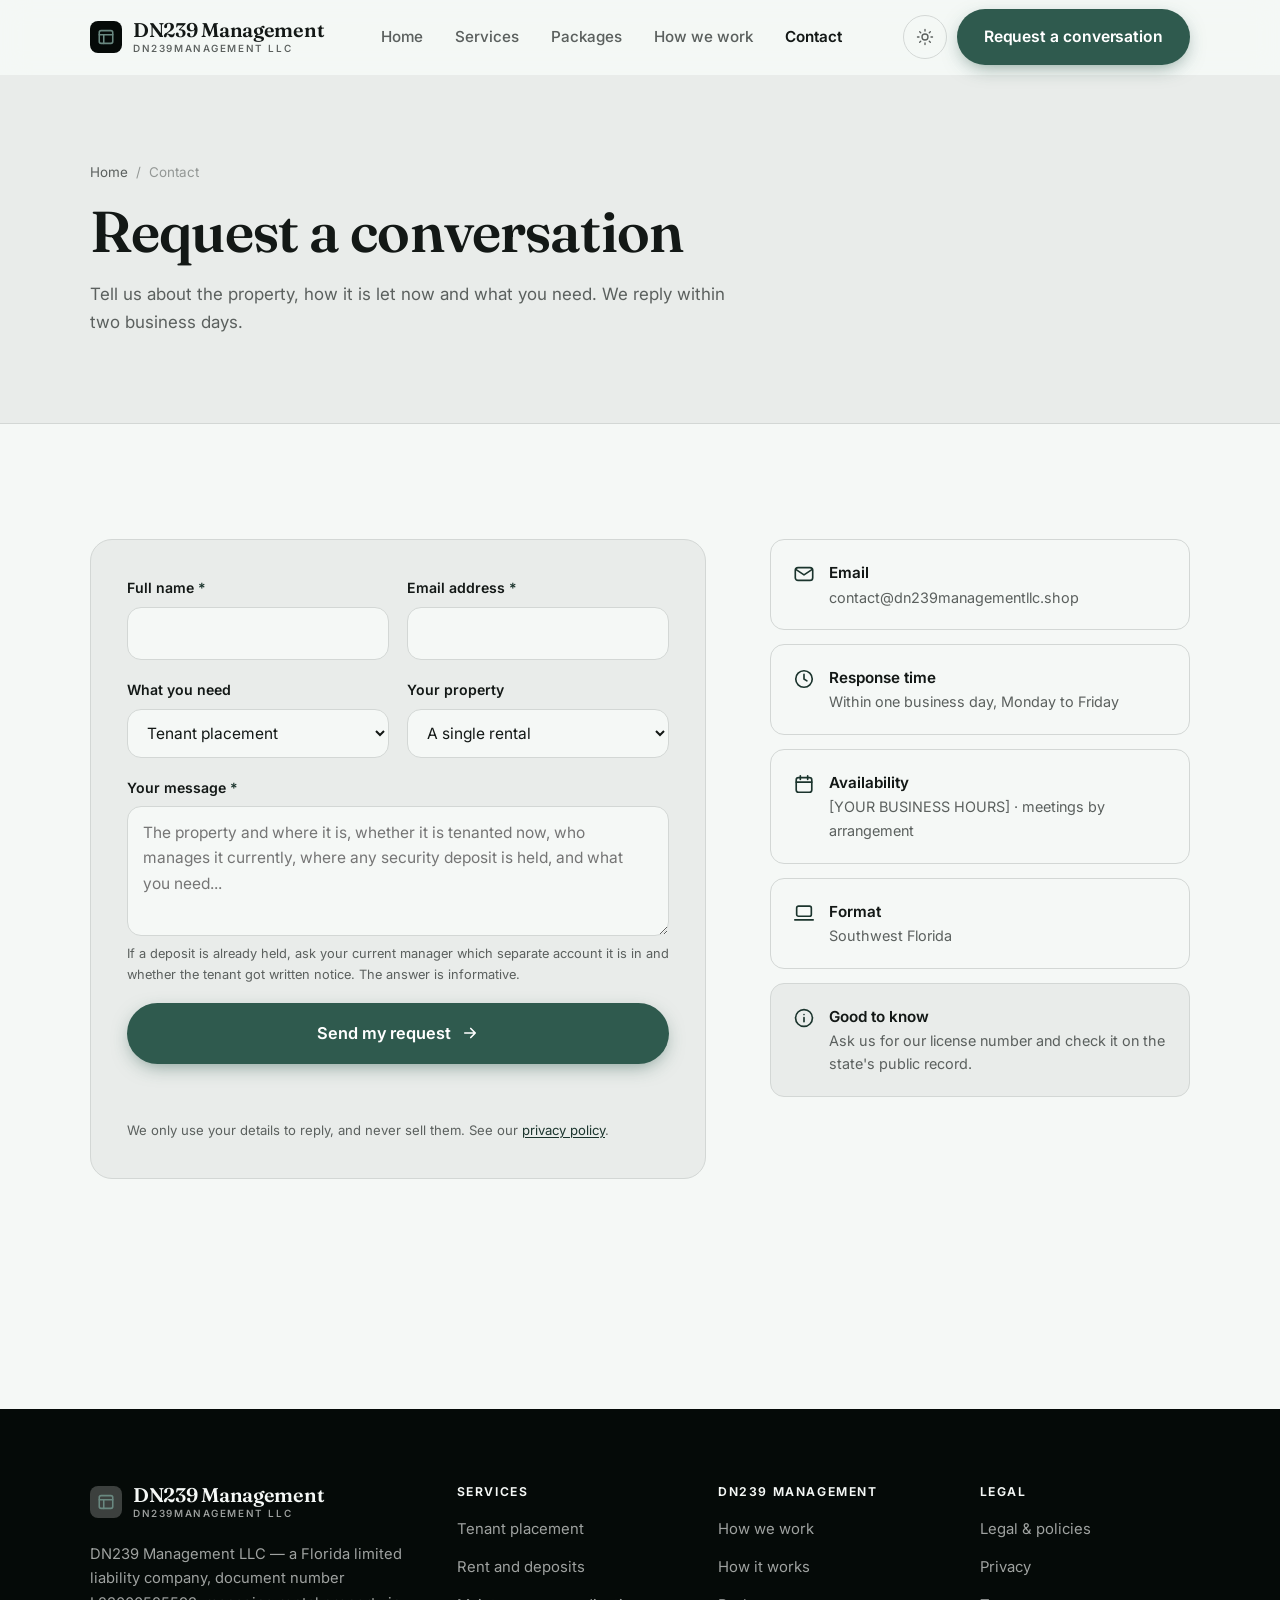
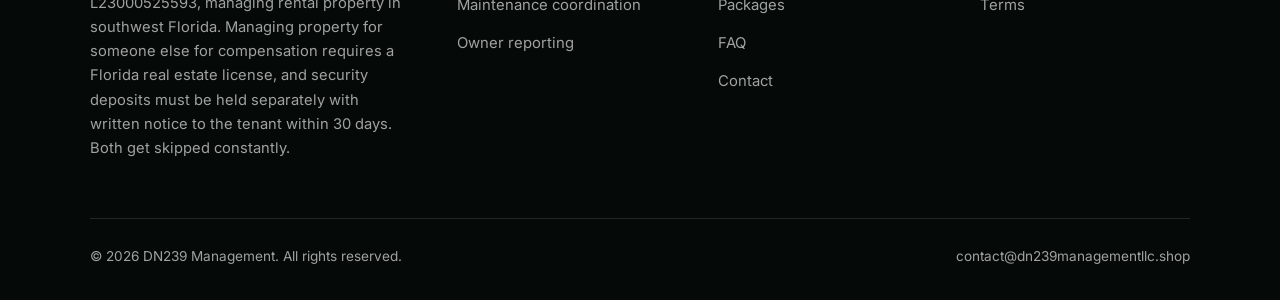
<file: contact.html>
<!DOCTYPE html>
<html lang="en" class="no-js">
<head>
<meta charset="utf-8">
<meta name="viewport" content="width=device-width, initial-scale=1">
<title>Contact — DN239 Management</title>
<meta name="description" content="Contact DN239 Management LLC about rental property management in southwest Florida. We reply within two business days.">
<link rel="canonical" href="https://dn239managementllc.shop/contact.html">

<meta property="og:type" content="website">
<meta property="og:url" content="https://dn239managementllc.shop/contact.html">
<meta property="og:site_name" content="DN239 Management">
<meta property="og:locale" content="en_US">
<meta property="og:title" content="Contact — DN239 Management">
<meta property="og:description" content="Contact DN239 Management LLC about rental property management in southwest Florida. We reply within two business days.">
<meta name="theme-color" content="#050a08">

<link rel="icon" href="assets/img/favicon.svg" type="image/svg+xml">
<link rel="preconnect" href="https://fonts.googleapis.com">
<link rel="preconnect" href="https://fonts.gstatic.com" crossorigin>
<link rel="stylesheet" href="https://fonts.googleapis.com/css2?family=Fraunces:wght@400;500;600;700&family=Inter:wght@400..700&display=swap">
<link rel="stylesheet" href="assets/css/style.css">

<!-- Thème appliqué avant le premier rendu (évite le flash) -->
<script>
document.documentElement.classList.remove('no-js');
(function(){try{var t=localStorage.getItem('site-theme');if(t){document.documentElement.setAttribute('data-theme',t);}}catch(e){}})();
</script>
</head>

<body>
<a class="skip-link" href="#main">Skip to main content</a>

<header class="site-header">
  <nav class="wrap nav" aria-label="Main navigation">
    <a class="brand" href="index.html">
      <svg class="brand__mark" viewBox="0 0 64 64" aria-hidden="true">
        <rect class="bm-bg" width="64" height="64" rx="16"/>
        <g class="bm-ic" transform="translate(14 14) scale(1.5)" fill="none" stroke-width="2.1" stroke-linecap="round" stroke-linejoin="round"><rect x="3" y="3.5" width="18" height="17" rx="2.5"/><path d="M3 9h18M9 9v11.5"/></g>
      </svg>
      <span>DN239 Management<span class="brand__sub">DN239MANAGEMENT LLC</span></span>
    </a>

    <ul class="nav__links" id="nav-links">
      <li><a href="index.html">Home</a></li>
      <li><a href="programs.html">Services</a></li>
      <li><a href="index.html#pricing">Packages</a></li>
      <li><a href="about.html">How we work</a></li>
      <li><a href="contact.html" aria-current="page">Contact</a></li>
      <li><a class="btn btn--primary" href="contact.html">Request a conversation</a></li>
    </ul>

    <div class="nav__cta">
      <button class="theme-toggle" type="button" aria-label="Switch to dark theme">
        <svg class="icon-sun" viewBox="0 0 24 24" fill="none" stroke="currentColor" stroke-width="1.8" stroke-linecap="round" aria-hidden="true"><circle cx="12" cy="12" r="4"/><path d="M12 2v2m0 16v2M2 12h2m16 0h2M4.9 4.9l1.4 1.4m11.4 11.4 1.4 1.4M19.1 4.9l-1.4 1.4M6.3 17.7l-1.4 1.4"/></svg>
        <svg class="icon-moon" viewBox="0 0 24 24" fill="none" stroke="currentColor" stroke-width="1.8" stroke-linecap="round" stroke-linejoin="round" aria-hidden="true"><path d="M21 12.8A9 9 0 1 1 11.2 3a7 7 0 0 0 9.8 9.8z"/></svg>
      </button>
      <a class="btn btn--primary" href="contact.html">Request a conversation</a>
      <button class="nav__toggle" type="button" aria-expanded="false" aria-controls="nav-links" aria-label="Open menu">
        <svg class="icon-open" viewBox="0 0 24 24" fill="none" stroke="currentColor" stroke-width="2" stroke-linecap="round" aria-hidden="true"><path d="M3 6h18M3 12h18M3 18h18"/></svg>
        <svg class="icon-close" viewBox="0 0 24 24" fill="none" stroke="currentColor" stroke-width="2" stroke-linecap="round" aria-hidden="true"><path d="M6 6l12 12M18 6L6 18"/></svg>
      </button>
    </div>
  </nav>
</header>

<main id="main">

<section class="page-head">
  <div class="wrap">
    <nav class="breadcrumb" aria-label="Breadcrumb">
      <a href="index.html">Home</a><span>/</span><span aria-current="page">Contact</span>
    </nav>
    <h1>Request a conversation</h1>
    <p>Tell us about the property, how it is let now and what you need. We reply within two business days.</p>
  </div>
</section>

<section class="section wrap">
  <div class="form-layout">

    <!--
      FORM: the action attribute holds a placeholder id. Create a free form at
      https://formspree.io and replace VOTRE_ID_FORMSPREE. Until then, the button
      opens the visitor's email app with a pre-filled message to contact@dn239managementllc.shop.
    -->
    <form class="form" id="contact-form" action="https://formspree.io/f/VOTRE_ID_FORMSPREE" method="POST"
          data-email="contact@dn239managementllc.shop" data-subject="Management enquiry"
          data-msg-mail="Your email app will open with the message ready to send." data-msg-sending="Sending…"
          data-msg-ok="Thanks! Your message is on its way. We reply within one business day." data-msg-err="Sending failed. Please email us directly at">
      <div class="form__row">
        <div class="field">
          <label for="nom">Full name <span class="req" aria-hidden="true">*</span></label>
          <input type="text" id="nom" name="nom" autocomplete="name" required>
        </div>
        <div class="field">
          <label for="email">Email address <span class="req" aria-hidden="true">*</span></label>
          <input type="email" id="email" name="email" autocomplete="email" required>
        </div>
      </div>

      <div class="form__row">
        <div class="field">
          <label for="programme">What you need</label>
          <select id="programme" name="programme">
            <option>Tenant placement</option>
            <option>Rent and deposits</option>
            <option>Maintenance coordination</option>
            <option>Owner reporting</option>
            <option>Not sure yet</option>
          </select>
        </div>
        <div class="field">
          <label for="niveau">Your property</label>
          <select id="niveau" name="niveau">
            <option>A single rental</option>
            <option>Several properties</option>
            <option>Tenant placement only</option>
            <option>Currently self-managed</option>
          </select>
        </div>
      </div>

      <div class="field">
        <label for="message">Your message <span class="req" aria-hidden="true">*</span></label>
        <textarea id="message" name="message" required placeholder="The property and where it is, whether it is tenanted now, who manages it currently, where any security deposit is held, and what you need..."></textarea>
        <span class="field__hint">If a deposit is already held, ask your current manager which separate account it is in and whether the tenant got written notice. The answer is informative.</span>
      </div>

      <!-- Bot trap: hidden from humans -->
      <div class="visually-hidden" aria-hidden="true">
        <label for="site-web">Leave this field empty</label>
        <input type="text" id="site-web" name="_gotcha" tabindex="-1" autocomplete="off">
      </div>

      <button class="btn btn--primary btn--lg" type="submit">Send my request <svg viewBox="0 0 24 24" fill="none" stroke="currentColor" stroke-width="2.2" stroke-linecap="round" stroke-linejoin="round" aria-hidden="true"><path d="M5 12h14M13 6l6 6-6 6"/></svg></button>

      <p id="form-status" class="form__status" role="status" aria-live="polite"></p>

      <p class="form__note">
        We only use your details to reply, and never sell them. See our <a href="legal.html#privacy">privacy policy</a>.
      </p>
    </form>

    <aside class="contact-aside">
      <div class="contact-card">
        <svg viewBox="0 0 24 24" fill="none" stroke="currentColor" stroke-width="1.8" stroke-linecap="round" stroke-linejoin="round" aria-hidden="true"><rect x="2.5" y="5" width="19" height="14" rx="3"/><path d="M3 7l9 6 9-6"/></svg>
        <div><b>Email</b><a href="mailto:contact@dn239managementllc.shop">contact@dn239managementllc.shop</a></div>
      </div>
      <div class="contact-card">
        <svg viewBox="0 0 24 24" fill="none" stroke="currentColor" stroke-width="1.8" stroke-linecap="round" stroke-linejoin="round" aria-hidden="true"><circle cx="12" cy="12" r="9"/><path d="M12 7v5l3.2 2"/></svg>
        <div><b>Response time</b><span>Within one business day, Monday to Friday</span></div>
      </div>
      <div class="contact-card">
        <svg viewBox="0 0 24 24" fill="none" stroke="currentColor" stroke-width="1.8" stroke-linecap="round" stroke-linejoin="round" aria-hidden="true"><rect x="3.5" y="5" width="17" height="16" rx="2.5"/><path d="M8 3v4M16 3v4M3.5 10h17"/></svg>
        <div><b>Availability</b><span>[YOUR BUSINESS HOURS] · meetings by arrangement</span></div>
      </div>
      <div class="contact-card">
        <svg viewBox="0 0 24 24" fill="none" stroke="currentColor" stroke-width="1.8" stroke-linecap="round" stroke-linejoin="round" aria-hidden="true"><rect x="4" y="4.5" width="16" height="11" rx="2"/><path d="M2 19.5h20"/></svg>
        <div><b>Format</b><span>Southwest Florida</span></div>
      </div>
      <div class="contact-card contact-card--soft">
        <svg viewBox="0 0 24 24" fill="none" stroke="currentColor" stroke-width="1.8" stroke-linecap="round" stroke-linejoin="round" aria-hidden="true"><circle cx="12" cy="12" r="9.2"/><path d="M12 16v-4.5M12 8.2v.1"/></svg>
        <div><b>Good to know</b><span>Ask us for our license number and check it on the state's public record.</span></div>
      </div>
    </aside>

  </div>
</section>

</main>

<footer class="site-footer">
  <div class="wrap">
    <div class="footer__grid">
      <div class="footer__brand">
        <a class="brand" href="index.html">
          <svg class="brand__mark" viewBox="0 0 64 64" aria-hidden="true">
        <rect class="bm-bg" width="64" height="64" rx="16"/>
        <g class="bm-ic" transform="translate(14 14) scale(1.5)" fill="none" stroke-width="2.1" stroke-linecap="round" stroke-linejoin="round"><rect x="3" y="3.5" width="18" height="17" rx="2.5"/><path d="M3 9h18M9 9v11.5"/></g>
      </svg>
          <span>DN239 Management<span class="brand__sub">DN239MANAGEMENT LLC</span></span>
        </a>
        <p>DN239 Management LLC — a Florida limited liability company, document number L23000525593, managing rental property in southwest Florida. Managing property for someone else for compensation requires a Florida real estate license, and security deposits must be held separately with written notice to the tenant within 30 days. Both get skipped constantly.</p>
      </div>

      <div class="footer__col">
        <h4>Services</h4>
        <ul>
          <li><a href="programs.html#placement">Tenant placement</a></li>
          <li><a href="programs.html#deposits">Rent and deposits</a></li>
          <li><a href="programs.html#maintenance">Maintenance coordination</a></li>
          <li><a href="programs.html#reporting">Owner reporting</a></li>
        </ul>
      </div>

      <div class="footer__col">
        <h4>DN239 Management</h4>
        <ul>
          <li><a href="about.html">How we work</a></li>
          <li><a href="index.html#how-it-works">How it works</a></li>
          <li><a href="index.html#pricing">Packages</a></li>
          <li><a href="index.html#faq">FAQ</a></li>
          <li><a href="contact.html">Contact</a></li>
        </ul>
      </div>

      <div class="footer__col">
        <h4>Legal</h4>
        <ul>
          <li><a href="legal.html">Legal &amp; policies</a></li>
          <li><a href="legal.html#privacy">Privacy</a></li>
          <li><a href="legal.html#terms">Terms</a></li>
        </ul>
      </div>
    </div>

    <div class="footer__bottom">
      <p>© <span data-year>2026</span> DN239 Management. All rights reserved.</p>
      <p><a href="mailto:contact@dn239managementllc.shop">contact@dn239managementllc.shop</a></p>
    </div>
  </div>
</footer>

<script src="assets/js/main.js" defer></script>
</body>
</html>
</file>
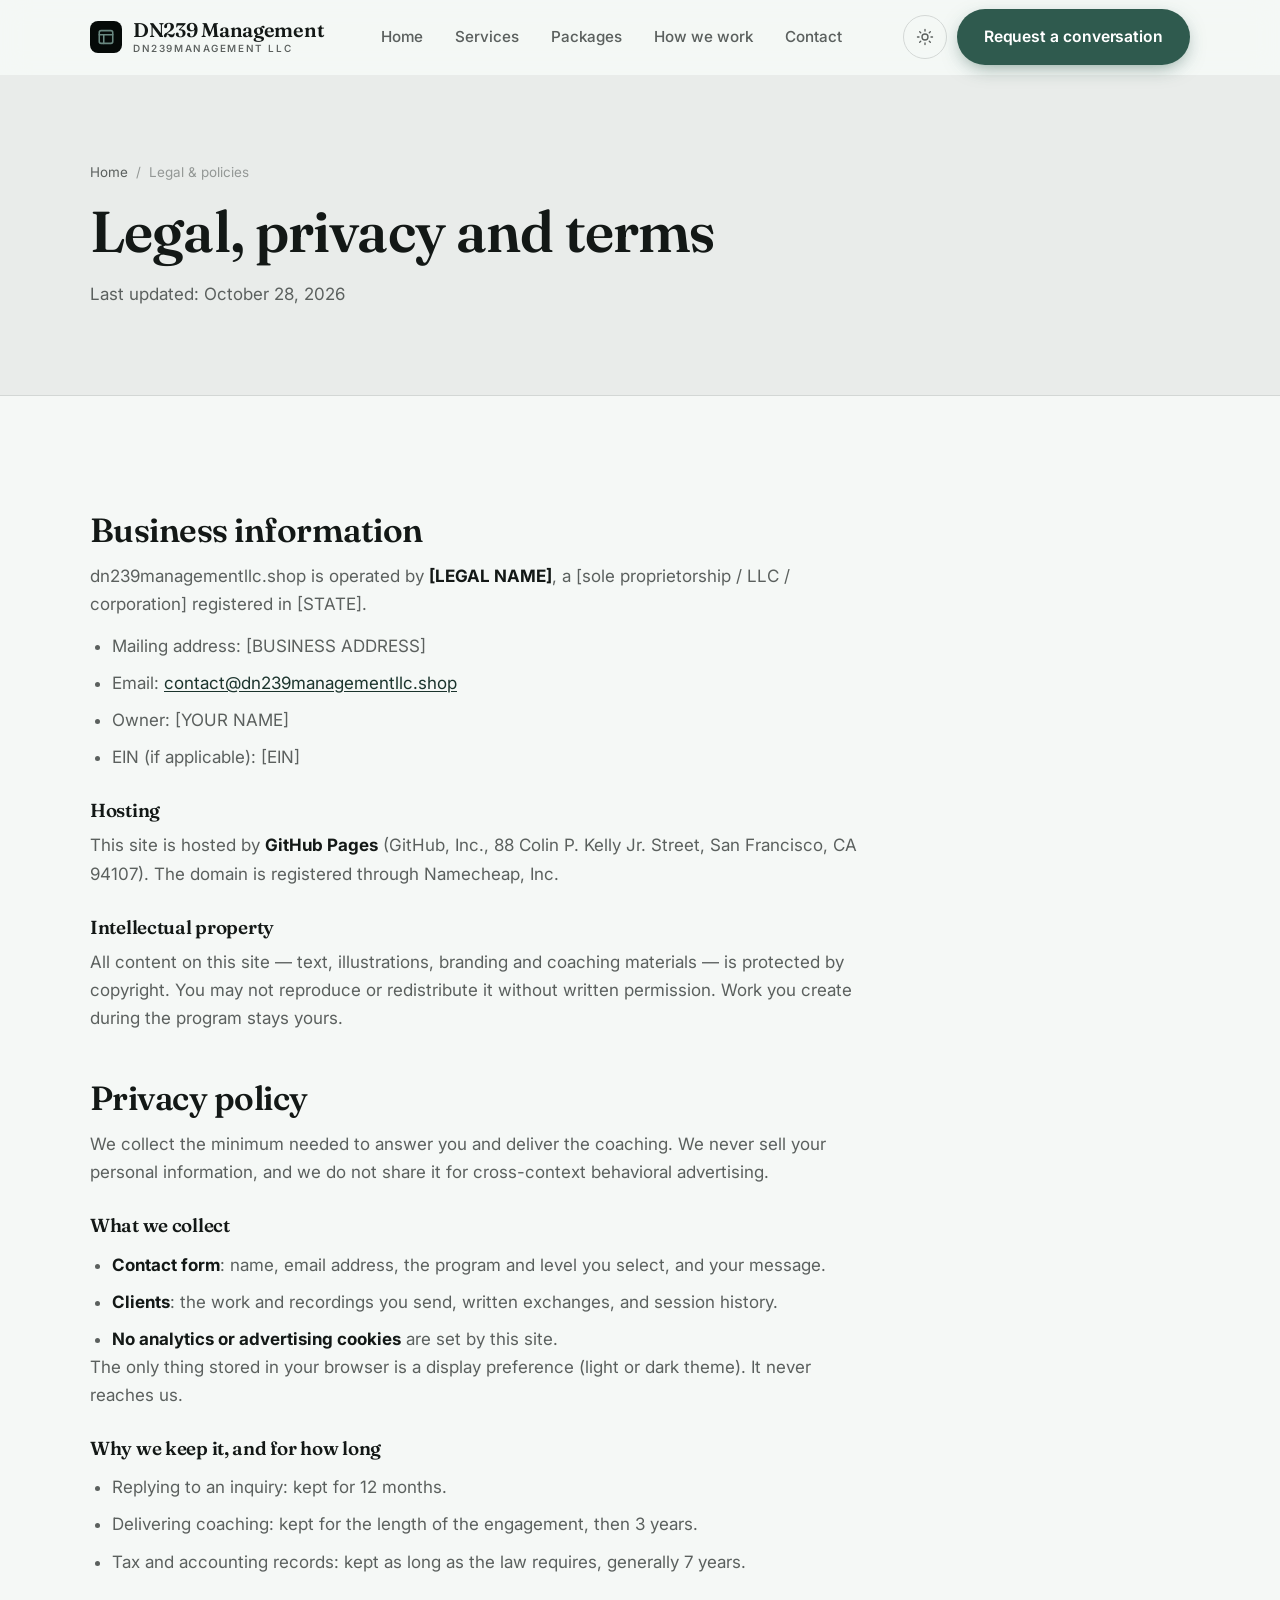
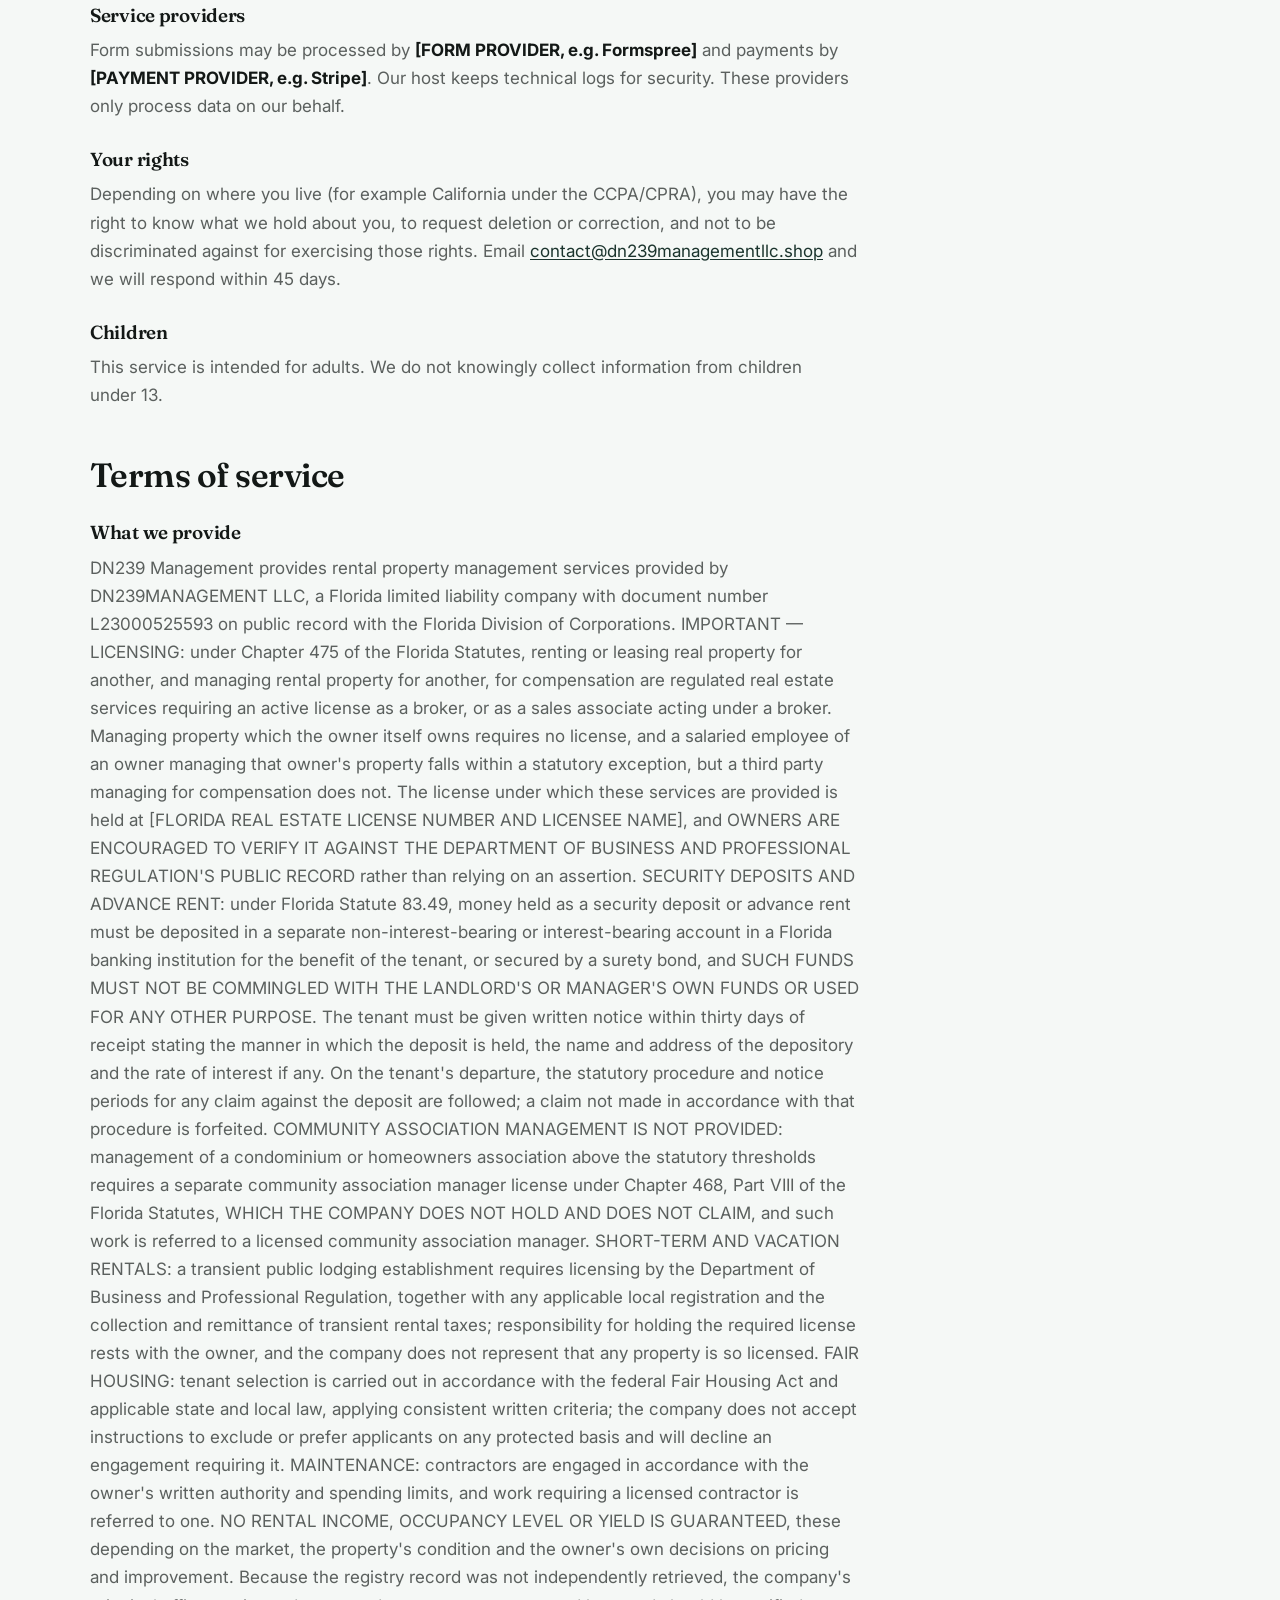
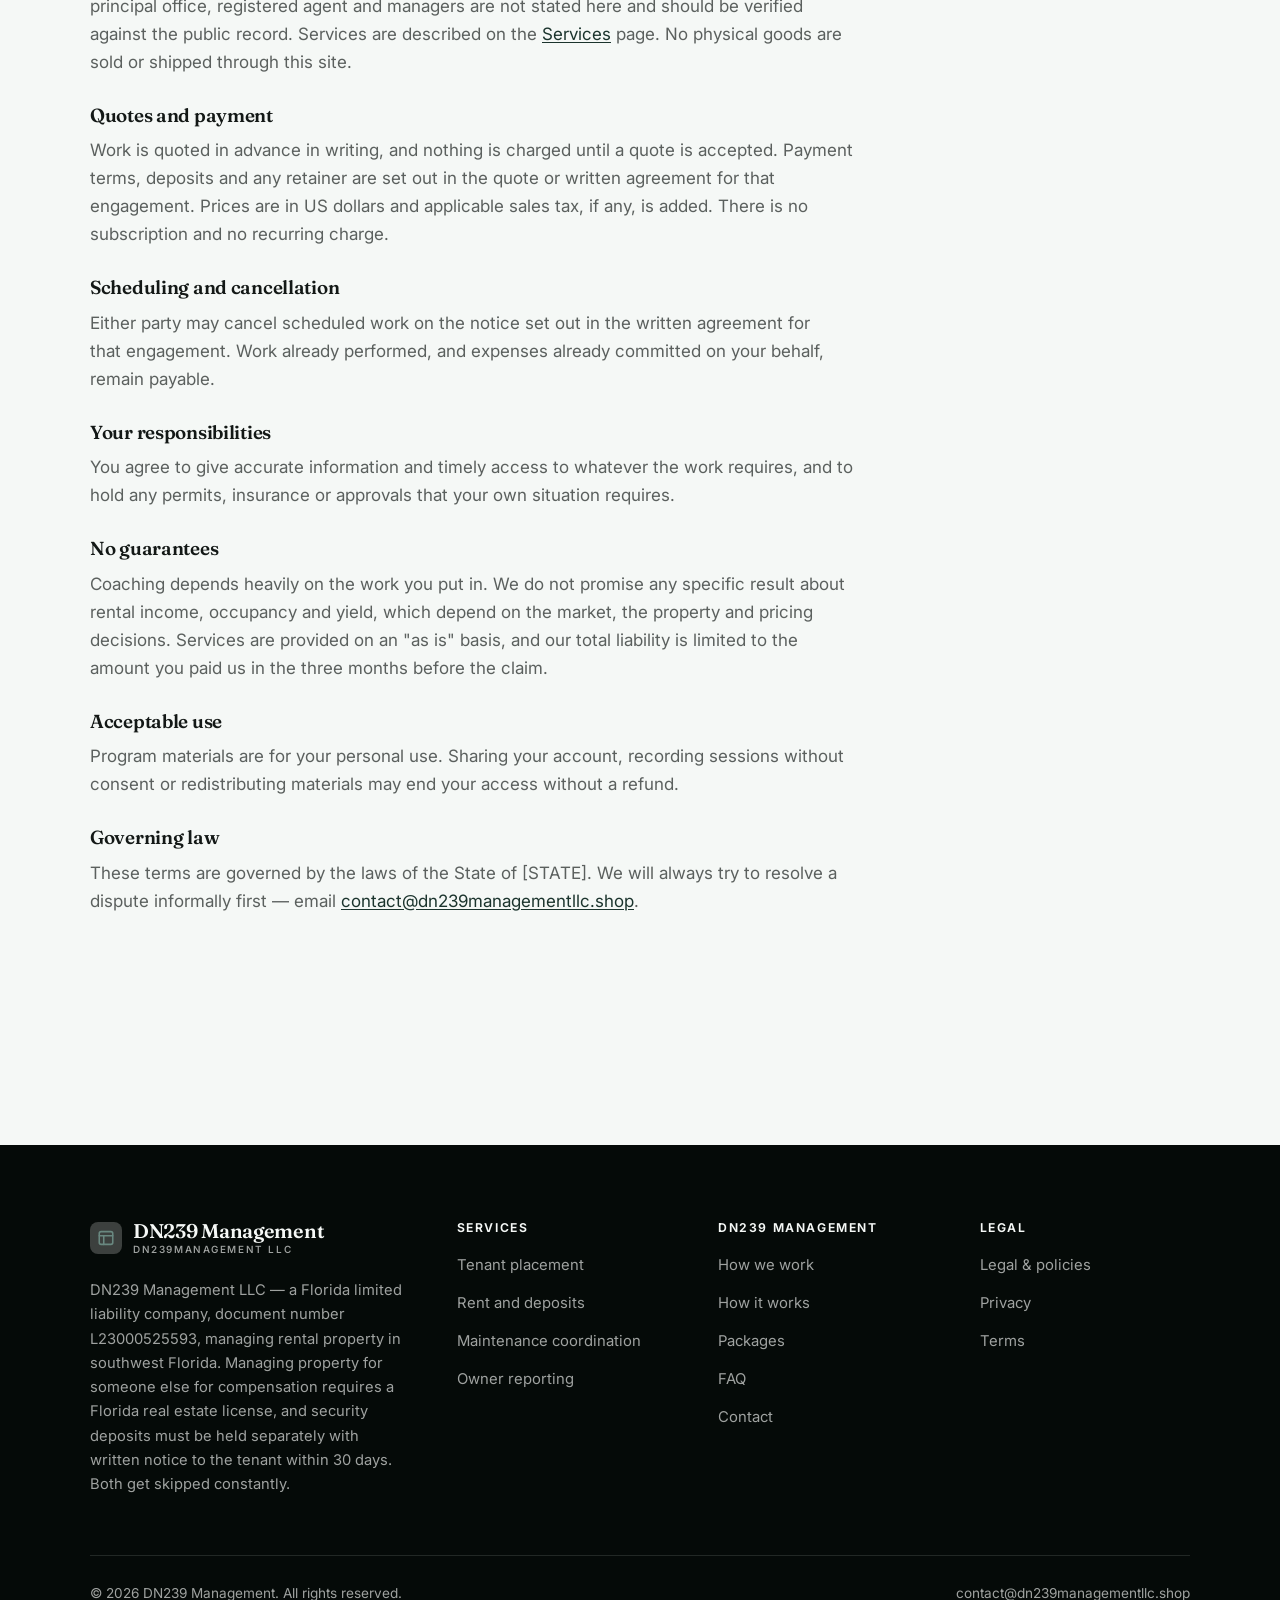
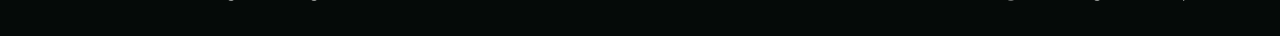
<file: legal.html>
<!DOCTYPE html>
<html lang="en" class="no-js">
<head>
<meta charset="utf-8">
<meta name="viewport" content="width=device-width, initial-scale=1">
<title>Legal, privacy and terms — DN239 Management</title>
<meta name="description" content="Business information, privacy policy and terms of service for DN239 Management.">
<meta name="robots" content="noindex">

<meta property="og:type" content="website">
<meta property="og:url" content="https://dn239managementllc.shop/legal.html">
<meta property="og:site_name" content="DN239 Management">
<meta property="og:locale" content="en_US">
<meta property="og:title" content="Legal, privacy and terms — DN239 Management">
<meta property="og:description" content="Business information, privacy policy and terms of service for DN239 Management.">
<meta name="theme-color" content="#050a08">

<link rel="icon" href="assets/img/favicon.svg" type="image/svg+xml">
<link rel="preconnect" href="https://fonts.googleapis.com">
<link rel="preconnect" href="https://fonts.gstatic.com" crossorigin>
<link rel="stylesheet" href="https://fonts.googleapis.com/css2?family=Fraunces:wght@400;500;600;700&family=Inter:wght@400..700&display=swap">
<link rel="stylesheet" href="assets/css/style.css">

<!-- Thème appliqué avant le premier rendu (évite le flash) -->
<script>
document.documentElement.classList.remove('no-js');
(function(){try{var t=localStorage.getItem('site-theme');if(t){document.documentElement.setAttribute('data-theme',t);}}catch(e){}})();
</script>
</head>

<body>
<a class="skip-link" href="#main">Skip to main content</a>

<header class="site-header">
  <nav class="wrap nav" aria-label="Main navigation">
    <a class="brand" href="index.html">
      <svg class="brand__mark" viewBox="0 0 64 64" aria-hidden="true">
        <rect class="bm-bg" width="64" height="64" rx="16"/>
        <g class="bm-ic" transform="translate(14 14) scale(1.5)" fill="none" stroke-width="2.1" stroke-linecap="round" stroke-linejoin="round"><rect x="3" y="3.5" width="18" height="17" rx="2.5"/><path d="M3 9h18M9 9v11.5"/></g>
      </svg>
      <span>DN239 Management<span class="brand__sub">DN239MANAGEMENT LLC</span></span>
    </a>

    <ul class="nav__links" id="nav-links">
      <li><a href="index.html">Home</a></li>
      <li><a href="programs.html">Services</a></li>
      <li><a href="index.html#pricing">Packages</a></li>
      <li><a href="about.html">How we work</a></li>
      <li><a href="contact.html">Contact</a></li>
      <li><a class="btn btn--primary" href="contact.html">Request a conversation</a></li>
    </ul>

    <div class="nav__cta">
      <button class="theme-toggle" type="button" aria-label="Switch to dark theme">
        <svg class="icon-sun" viewBox="0 0 24 24" fill="none" stroke="currentColor" stroke-width="1.8" stroke-linecap="round" aria-hidden="true"><circle cx="12" cy="12" r="4"/><path d="M12 2v2m0 16v2M2 12h2m16 0h2M4.9 4.9l1.4 1.4m11.4 11.4 1.4 1.4M19.1 4.9l-1.4 1.4M6.3 17.7l-1.4 1.4"/></svg>
        <svg class="icon-moon" viewBox="0 0 24 24" fill="none" stroke="currentColor" stroke-width="1.8" stroke-linecap="round" stroke-linejoin="round" aria-hidden="true"><path d="M21 12.8A9 9 0 1 1 11.2 3a7 7 0 0 0 9.8 9.8z"/></svg>
      </button>
      <a class="btn btn--primary" href="contact.html">Request a conversation</a>
      <button class="nav__toggle" type="button" aria-expanded="false" aria-controls="nav-links" aria-label="Open menu">
        <svg class="icon-open" viewBox="0 0 24 24" fill="none" stroke="currentColor" stroke-width="2" stroke-linecap="round" aria-hidden="true"><path d="M3 6h18M3 12h18M3 18h18"/></svg>
        <svg class="icon-close" viewBox="0 0 24 24" fill="none" stroke="currentColor" stroke-width="2" stroke-linecap="round" aria-hidden="true"><path d="M6 6l12 12M18 6L6 18"/></svg>
      </button>
    </div>
  </nav>
</header>

<main id="main">

<section class="page-head">
  <div class="wrap">
    <nav class="breadcrumb" aria-label="Breadcrumb">
      <a href="index.html">Home</a><span>/</span><span aria-current="page">Legal &amp; policies</span>
    </nav>
    <h1>Legal, privacy and terms</h1>
    <p>Last updated: <time datetime="2026-10-28">October 28, 2026</time></p>
  </div>
</section>

<section class="section wrap">
  <div class="prose">

    <!--
      TO DO: this is a skeleton, not legal advice. Replace every [BRACKET] with
      your real details before selling, and have a lawyer review it if you can.
      Consumer protection rules differ by state.
    -->

    <h2 id="business">Business information</h2>
    <p>
      dn239managementllc.shop is operated by <strong>[LEGAL NAME]</strong>, a [sole proprietorship / LLC / corporation]
      registered in [STATE].
    </p>
    <ul>
      <li>Mailing address: [BUSINESS ADDRESS]</li>
      <li>Email: <a href="mailto:contact@dn239managementllc.shop">contact@dn239managementllc.shop</a></li>
      <li>Owner: [YOUR NAME]</li>
      <li>EIN (if applicable): [EIN]</li>
    </ul>

    <h3>Hosting</h3>
    <p>
      This site is hosted by <strong>GitHub Pages</strong> (GitHub, Inc., 88 Colin P. Kelly Jr. Street,
      San Francisco, CA 94107). The domain is registered through Namecheap, Inc.
    </p>

    <h3>Intellectual property</h3>
    <p>
      All content on this site — text, illustrations, branding and coaching materials — is protected by
      copyright. You may not reproduce or redistribute it without written permission. Work you create during
      the program stays yours.
    </p>

    <h2 id="privacy">Privacy policy</h2>
    <p>
      We collect the minimum needed to answer you and deliver the coaching. We never sell your personal
      information, and we do not share it for cross-context behavioral advertising.
    </p>
    <h3>What we collect</h3>
    <ul>
      <li><strong>Contact form</strong>: name, email address, the program and level you select, and your message.</li>
      <li><strong>Clients</strong>: the work and recordings you send, written exchanges, and session history.</li>
      <li><strong>No analytics or advertising cookies</strong> are set by this site.</li>
    </ul>
    <p>
      The only thing stored in your browser is a display preference (light or dark theme). It never reaches us.
    </p>
    <h3>Why we keep it, and for how long</h3>
    <ul>
      <li>Replying to an inquiry: kept for 12 months.</li>
      <li>Delivering coaching: kept for the length of the engagement, then 3 years.</li>
      <li>Tax and accounting records: kept as long as the law requires, generally 7 years.</li>
    </ul>
    <h3>Service providers</h3>
    <p>
      Form submissions may be processed by <strong>[FORM PROVIDER, e.g. Formspree]</strong> and payments by
      <strong>[PAYMENT PROVIDER, e.g. Stripe]</strong>. Our host keeps technical logs for security. These
      providers only process data on our behalf.
    </p>
    <h3>Your rights</h3>
    <p>
      Depending on where you live (for example California under the CCPA/CPRA), you may have the right to
      know what we hold about you, to request deletion or correction, and not to be discriminated against for
      exercising those rights. Email <a href="mailto:contact@dn239managementllc.shop">contact@dn239managementllc.shop</a> and we will respond within 45 days.
    </p>
    <h3>Children</h3>
    <p>
      This service is intended for adults. We do not knowingly collect information from children under 13.
    </p>

    <h2 id="terms">Terms of service</h2>
    <h3>What we provide</h3>
    <p>
      DN239 Management provides rental property management services provided by DN239MANAGEMENT LLC, a Florida limited liability company with document number L23000525593 on public record with the Florida Division of Corporations. IMPORTANT — LICENSING: under Chapter 475 of the Florida Statutes, renting or leasing real property for another, and managing rental property for another, for compensation are regulated real estate services requiring an active license as a broker, or as a sales associate acting under a broker. Managing property which the owner itself owns requires no license, and a salaried employee of an owner managing that owner's property falls within a statutory exception, but a third party managing for compensation does not. The license under which these services are provided is held at [FLORIDA REAL ESTATE LICENSE NUMBER AND LICENSEE NAME], and OWNERS ARE ENCOURAGED TO VERIFY IT AGAINST THE DEPARTMENT OF BUSINESS AND PROFESSIONAL REGULATION'S PUBLIC RECORD rather than relying on an assertion. SECURITY DEPOSITS AND ADVANCE RENT: under Florida Statute 83.49, money held as a security deposit or advance rent must be deposited in a separate non-interest-bearing or interest-bearing account in a Florida banking institution for the benefit of the tenant, or secured by a surety bond, and SUCH FUNDS MUST NOT BE COMMINGLED WITH THE LANDLORD'S OR MANAGER'S OWN FUNDS OR USED FOR ANY OTHER PURPOSE. The tenant must be given written notice within thirty days of receipt stating the manner in which the deposit is held, the name and address of the depository and the rate of interest if any. On the tenant's departure, the statutory procedure and notice periods for any claim against the deposit are followed; a claim not made in accordance with that procedure is forfeited. COMMUNITY ASSOCIATION MANAGEMENT IS NOT PROVIDED: management of a condominium or homeowners association above the statutory thresholds requires a separate community association manager license under Chapter 468, Part VIII of the Florida Statutes, WHICH THE COMPANY DOES NOT HOLD AND DOES NOT CLAIM, and such work is referred to a licensed community association manager. SHORT-TERM AND VACATION RENTALS: a transient public lodging establishment requires licensing by the Department of Business and Professional Regulation, together with any applicable local registration and the collection and remittance of transient rental taxes; responsibility for holding the required license rests with the owner, and the company does not represent that any property is so licensed. FAIR HOUSING: tenant selection is carried out in accordance with the federal Fair Housing Act and applicable state and local law, applying consistent written criteria; the company does not accept instructions to exclude or prefer applicants on any protected basis and will decline an engagement requiring it. MAINTENANCE: contractors are engaged in accordance with the owner's written authority and spending limits, and work requiring a licensed contractor is referred to one. NO RENTAL INCOME, OCCUPANCY LEVEL OR YIELD IS GUARANTEED, these depending on the market, the property's condition and the owner's own decisions on pricing and improvement. Because the registry record was not independently retrieved, the company's principal office, registered agent and managers are not stated here and should be verified against the public record. Services are described on the
      <a href="programs.html">Services</a> page. No physical goods are sold or shipped through this site.
    </p>
    <h3>Quotes and payment</h3>
    <p>
      Work is quoted in advance in writing, and nothing is charged until a quote is accepted. Payment terms,
      deposits and any retainer are set out in the quote or written agreement for that engagement. Prices are in
      US dollars and applicable sales tax, if any, is added. There is no subscription and no recurring charge.
    </p>
    <h3>Scheduling and cancellation</h3>
    <p>
      Either party may cancel scheduled work on the notice set out in the written agreement for that engagement.
      Work already performed, and expenses already committed on your behalf, remain payable.
    </p>
    <h3>Your responsibilities</h3>
    <p>
      You agree to give accurate information and timely access to whatever the work requires, and to hold any
      permits, insurance or approvals that your own situation requires.
    </p>

    <h3>No guarantees</h3>
    <p>
      Coaching depends heavily on the work you put in. We do not promise any specific result
      about rental income, occupancy and yield, which depend on the market, the property and pricing decisions. Services are provided on an "as is" basis, and our total
      liability is limited to the amount you paid us in the three months before the claim.
    </p>
    <h3>Acceptable use</h3>
    <p>
      Program materials are for your personal use. Sharing your account, recording sessions without consent
      or redistributing materials may end your access without a refund.
    </p>
    <h3>Governing law</h3>
    <p>
      These terms are governed by the laws of the State of [STATE]. We will always try to resolve a dispute
      informally first — email <a href="mailto:contact@dn239managementllc.shop">contact@dn239managementllc.shop</a>.
    </p>

  </div>
</section>

</main>

<footer class="site-footer">
  <div class="wrap">
    <div class="footer__grid">
      <div class="footer__brand">
        <a class="brand" href="index.html">
          <svg class="brand__mark" viewBox="0 0 64 64" aria-hidden="true">
        <rect class="bm-bg" width="64" height="64" rx="16"/>
        <g class="bm-ic" transform="translate(14 14) scale(1.5)" fill="none" stroke-width="2.1" stroke-linecap="round" stroke-linejoin="round"><rect x="3" y="3.5" width="18" height="17" rx="2.5"/><path d="M3 9h18M9 9v11.5"/></g>
      </svg>
          <span>DN239 Management<span class="brand__sub">DN239MANAGEMENT LLC</span></span>
        </a>
        <p>DN239 Management LLC — a Florida limited liability company, document number L23000525593, managing rental property in southwest Florida. Managing property for someone else for compensation requires a Florida real estate license, and security deposits must be held separately with written notice to the tenant within 30 days. Both get skipped constantly.</p>
      </div>

      <div class="footer__col">
        <h4>Services</h4>
        <ul>
          <li><a href="programs.html#placement">Tenant placement</a></li>
          <li><a href="programs.html#deposits">Rent and deposits</a></li>
          <li><a href="programs.html#maintenance">Maintenance coordination</a></li>
          <li><a href="programs.html#reporting">Owner reporting</a></li>
        </ul>
      </div>

      <div class="footer__col">
        <h4>DN239 Management</h4>
        <ul>
          <li><a href="about.html">How we work</a></li>
          <li><a href="index.html#how-it-works">How it works</a></li>
          <li><a href="index.html#pricing">Packages</a></li>
          <li><a href="index.html#faq">FAQ</a></li>
          <li><a href="contact.html">Contact</a></li>
        </ul>
      </div>

      <div class="footer__col">
        <h4>Legal</h4>
        <ul>
          <li><a href="legal.html">Legal &amp; policies</a></li>
          <li><a href="legal.html#privacy">Privacy</a></li>
          <li><a href="legal.html#terms">Terms</a></li>
        </ul>
      </div>
    </div>

    <div class="footer__bottom">
      <p>© <span data-year>2026</span> DN239 Management. All rights reserved.</p>
      <p><a href="mailto:contact@dn239managementllc.shop">contact@dn239managementllc.shop</a></p>
    </div>
  </div>
</footer>

<script src="assets/js/main.js" defer></script>
</body>
</html>
</file>
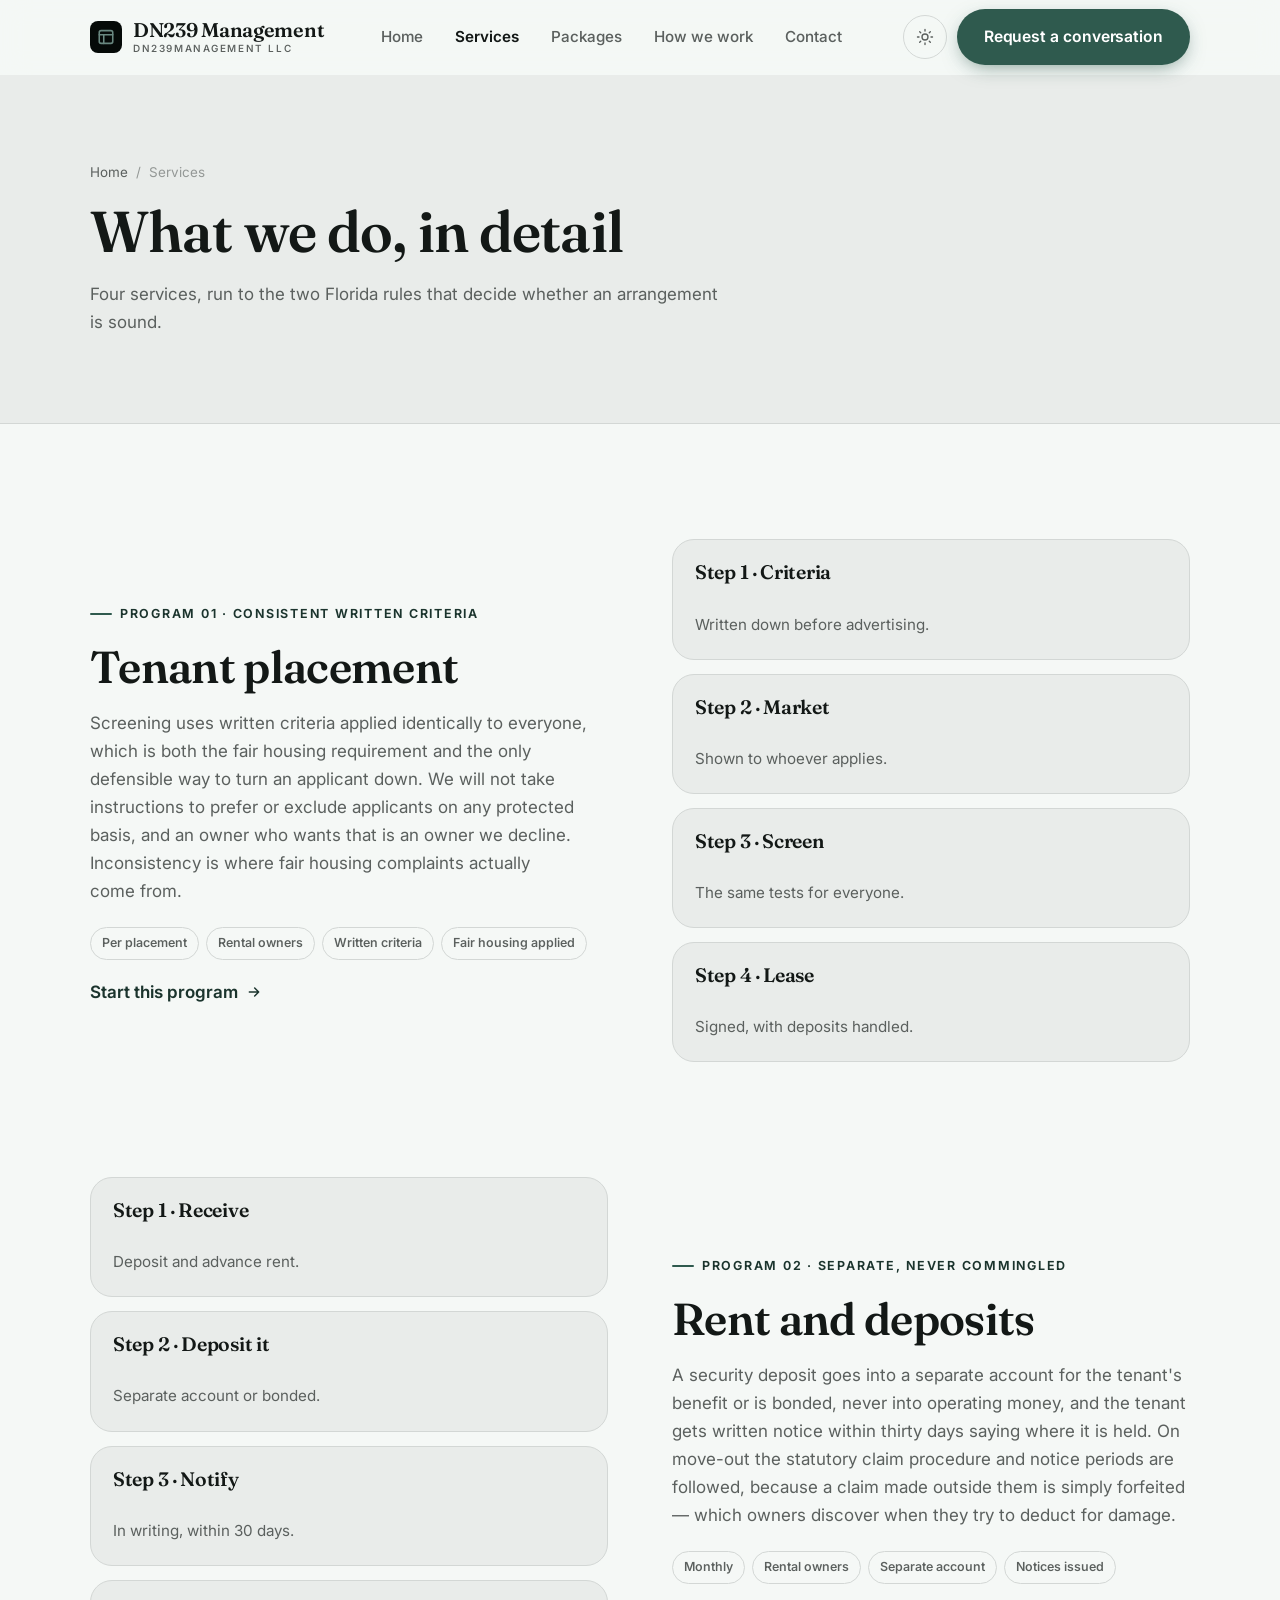
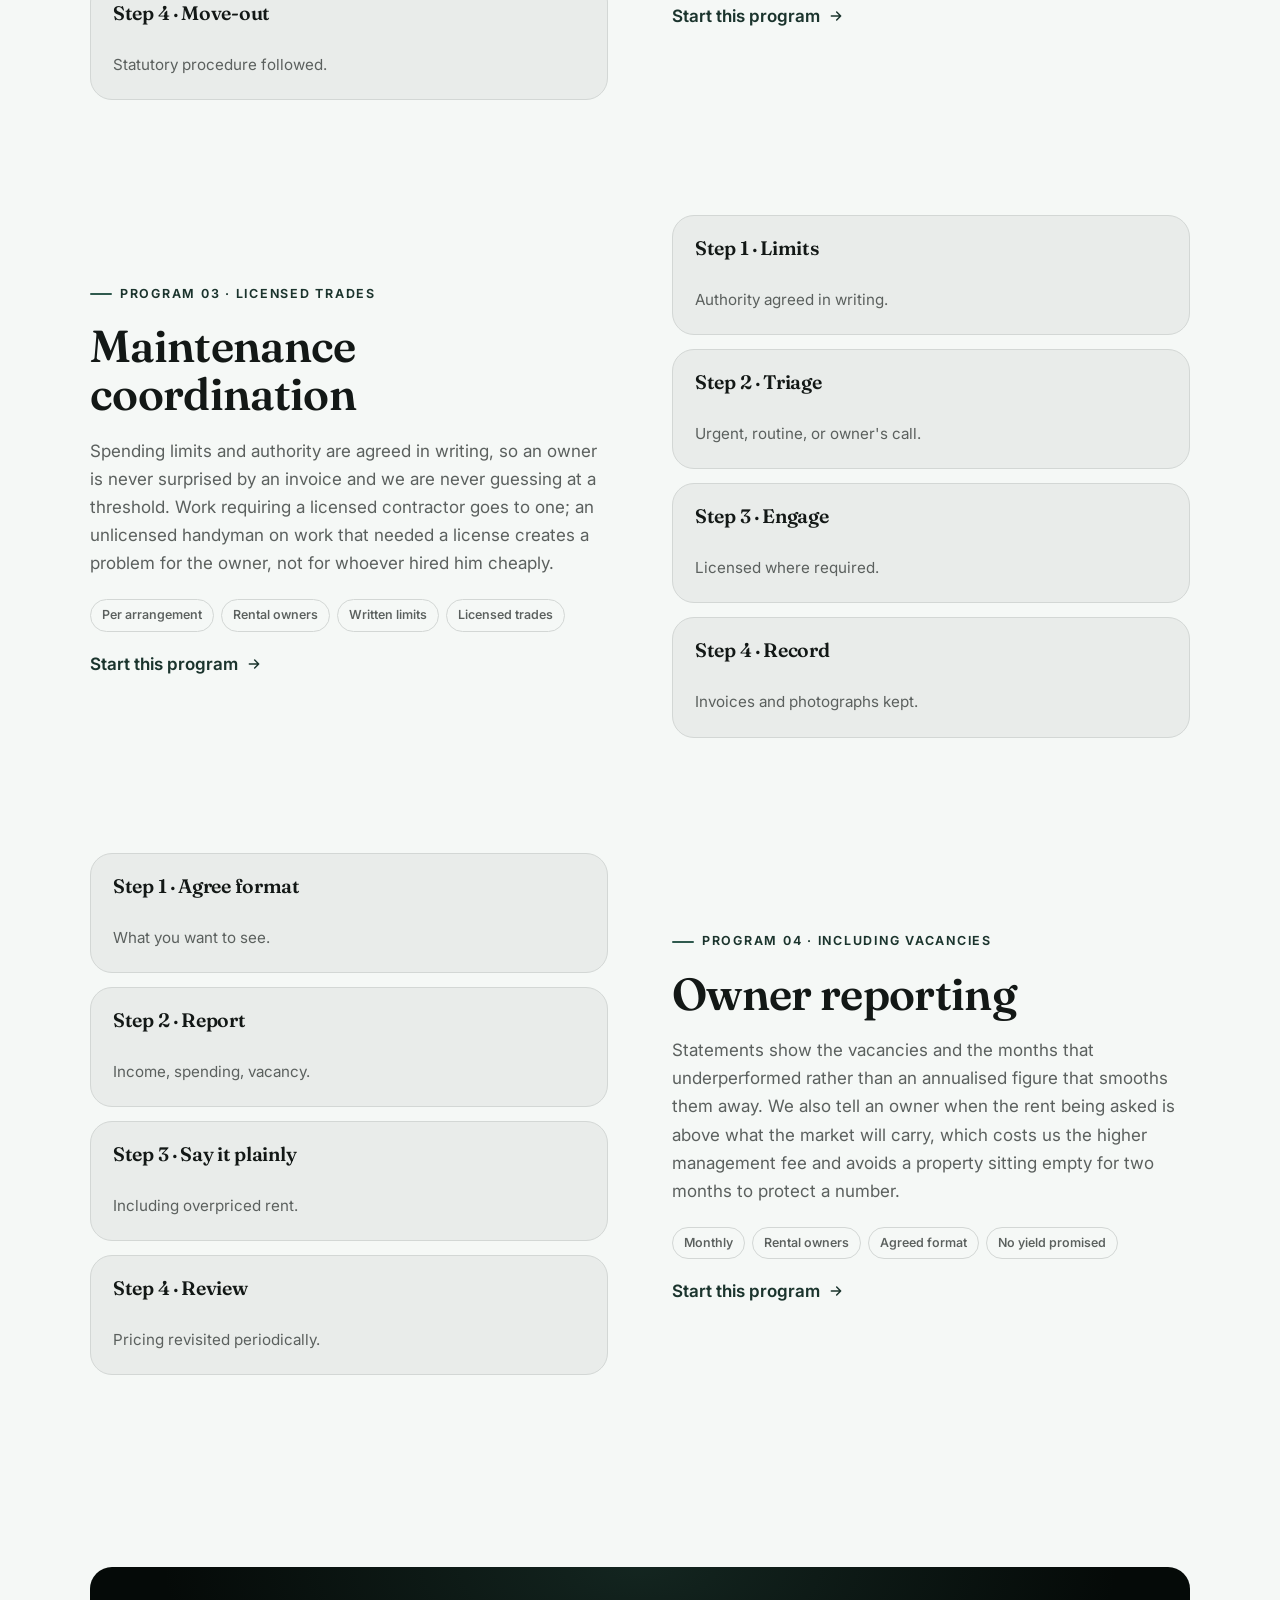
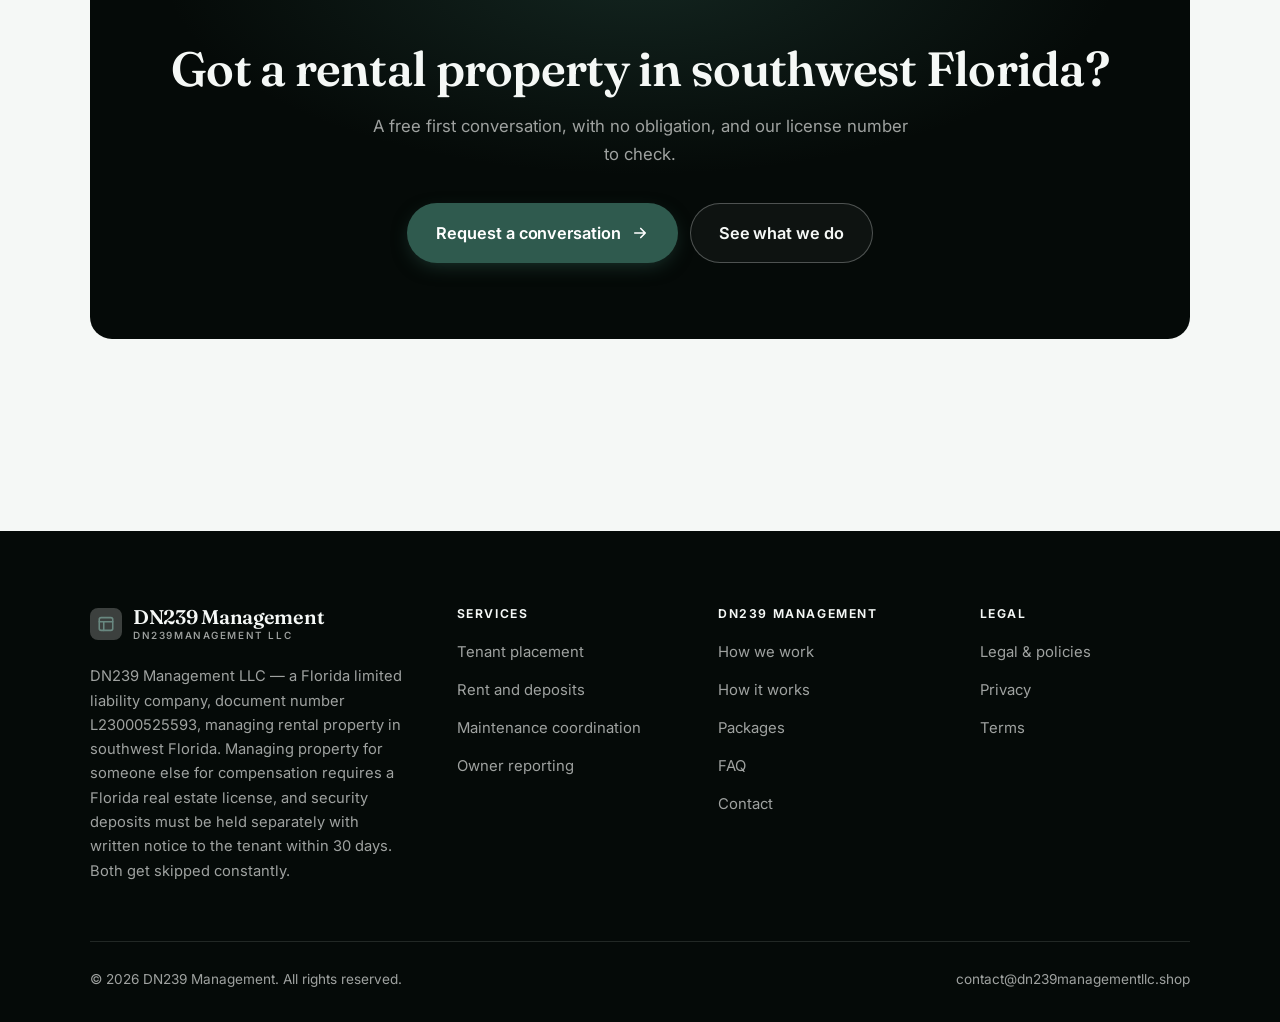
<file: programs.html>
<!DOCTYPE html>
<html lang="en" class="no-js">
<head>
<meta charset="utf-8">
<meta name="viewport" content="width=device-width, initial-scale=1">
<title>Services — DN239 Management</title>
<meta name="description" content="What DN239 Management LLC does: tenant placement, rent and deposit handling, maintenance coordination, and owner reporting.">
<link rel="canonical" href="https://dn239managementllc.shop/programs.html">

<meta property="og:type" content="website">
<meta property="og:url" content="https://dn239managementllc.shop/programs.html">
<meta property="og:site_name" content="DN239 Management">
<meta property="og:locale" content="en_US">
<meta property="og:title" content="Services — DN239 Management">
<meta property="og:description" content="What DN239 Management LLC does: tenant placement, rent and deposit handling, maintenance coordination, and owner reporting.">
<meta name="theme-color" content="#050a08">

<link rel="icon" href="assets/img/favicon.svg" type="image/svg+xml">
<link rel="preconnect" href="https://fonts.googleapis.com">
<link rel="preconnect" href="https://fonts.gstatic.com" crossorigin>
<link rel="stylesheet" href="https://fonts.googleapis.com/css2?family=Fraunces:wght@400;500;600;700&family=Inter:wght@400..700&display=swap">
<link rel="stylesheet" href="assets/css/style.css">

<!-- Thème appliqué avant le premier rendu (évite le flash) -->
<script>
document.documentElement.classList.remove('no-js');
(function(){try{var t=localStorage.getItem('site-theme');if(t){document.documentElement.setAttribute('data-theme',t);}}catch(e){}})();
</script>
</head>

<body>
<a class="skip-link" href="#main">Skip to main content</a>

<header class="site-header">
  <nav class="wrap nav" aria-label="Main navigation">
    <a class="brand" href="index.html">
      <svg class="brand__mark" viewBox="0 0 64 64" aria-hidden="true">
        <rect class="bm-bg" width="64" height="64" rx="16"/>
        <g class="bm-ic" transform="translate(14 14) scale(1.5)" fill="none" stroke-width="2.1" stroke-linecap="round" stroke-linejoin="round"><rect x="3" y="3.5" width="18" height="17" rx="2.5"/><path d="M3 9h18M9 9v11.5"/></g>
      </svg>
      <span>DN239 Management<span class="brand__sub">DN239MANAGEMENT LLC</span></span>
    </a>

    <ul class="nav__links" id="nav-links">
      <li><a href="index.html">Home</a></li>
      <li><a href="programs.html" aria-current="page">Services</a></li>
      <li><a href="index.html#pricing">Packages</a></li>
      <li><a href="about.html">How we work</a></li>
      <li><a href="contact.html">Contact</a></li>
      <li><a class="btn btn--primary" href="contact.html">Request a conversation</a></li>
    </ul>

    <div class="nav__cta">
      <button class="theme-toggle" type="button" aria-label="Switch to dark theme">
        <svg class="icon-sun" viewBox="0 0 24 24" fill="none" stroke="currentColor" stroke-width="1.8" stroke-linecap="round" aria-hidden="true"><circle cx="12" cy="12" r="4"/><path d="M12 2v2m0 16v2M2 12h2m16 0h2M4.9 4.9l1.4 1.4m11.4 11.4 1.4 1.4M19.1 4.9l-1.4 1.4M6.3 17.7l-1.4 1.4"/></svg>
        <svg class="icon-moon" viewBox="0 0 24 24" fill="none" stroke="currentColor" stroke-width="1.8" stroke-linecap="round" stroke-linejoin="round" aria-hidden="true"><path d="M21 12.8A9 9 0 1 1 11.2 3a7 7 0 0 0 9.8 9.8z"/></svg>
      </button>
      <a class="btn btn--primary" href="contact.html">Request a conversation</a>
      <button class="nav__toggle" type="button" aria-expanded="false" aria-controls="nav-links" aria-label="Open menu">
        <svg class="icon-open" viewBox="0 0 24 24" fill="none" stroke="currentColor" stroke-width="2" stroke-linecap="round" aria-hidden="true"><path d="M3 6h18M3 12h18M3 18h18"/></svg>
        <svg class="icon-close" viewBox="0 0 24 24" fill="none" stroke="currentColor" stroke-width="2" stroke-linecap="round" aria-hidden="true"><path d="M6 6l12 12M18 6L6 18"/></svg>
      </button>
    </div>
  </nav>
</header>

<main id="main">

<section class="page-head">
  <div class="wrap">
    <nav class="breadcrumb" aria-label="Breadcrumb">
      <a href="index.html">Home</a><span>/</span><span aria-current="page">Services</span>
    </nav>
    <h1>What we do, in detail</h1>
    <p>Four services, run to the two Florida rules that decide whether an arrangement is sound.</p>
  </div>
</section>

<section class="section wrap" id="placement">
  <div class="split reveal">
    <div>
      <span class="eyebrow">Program 01 · Consistent written criteria</span>
      <h2>Tenant placement</h2>
      <p>Screening uses written criteria applied identically to everyone, which is both the fair housing requirement and the only defensible way to turn an applicant down. We will not take instructions to prefer or exclude applicants on any protected basis, and an owner who wants that is an owner we decline. Inconsistency is where fair housing complaints actually come from.</p>
      <ul class="tags"><li>Per placement</li><li>Rental owners</li><li>Written criteria</li><li>Fair housing applied</li></ul>
      <p><a class="arrow-link" href="contact.html">Start this program <svg viewBox="0 0 24 24" fill="none" stroke="currentColor" stroke-width="2.2" stroke-linecap="round" stroke-linejoin="round" aria-hidden="true"><path d="M5 12h14M13 6l6 6-6 6"/></svg></a></p>
    </div>
    <div class="grid grid--2 grid--tight">
      <article class="card card--sm">
        <h3>Step 1 · Criteria</h3>
        <p>Written down before advertising.</p>
      </article>
      <article class="card card--sm">
        <h3>Step 2 · Market</h3>
        <p>Shown to whoever applies.</p>
      </article>
      <article class="card card--sm">
        <h3>Step 3 · Screen</h3>
        <p>The same tests for everyone.</p>
      </article>
      <article class="card card--sm">
        <h3>Step 4 · Lease</h3>
        <p>Signed, with deposits handled.</p>
      </article>
    </div>
  </div>
</section>

<section class="section section--flush wrap" id="deposits">
  <div class="split reveal">
    <div class="grid grid--2 grid--tight">
      <article class="card card--sm">
        <h3>Step 1 · Receive</h3>
        <p>Deposit and advance rent.</p>
      </article>
      <article class="card card--sm">
        <h3>Step 2 · Deposit it</h3>
        <p>Separate account or bonded.</p>
      </article>
      <article class="card card--sm">
        <h3>Step 3 · Notify</h3>
        <p>In writing, within 30 days.</p>
      </article>
      <article class="card card--sm">
        <h3>Step 4 · Move-out</h3>
        <p>Statutory procedure followed.</p>
      </article>
    </div>
    <div>
      <span class="eyebrow">Program 02 · Separate, never commingled</span>
      <h2>Rent and deposits</h2>
      <p>A security deposit goes into a separate account for the tenant's benefit or is bonded, never into operating money, and the tenant gets written notice within thirty days saying where it is held. On move-out the statutory claim procedure and notice periods are followed, because a claim made outside them is simply forfeited — which owners discover when they try to deduct for damage.</p>
      <ul class="tags"><li>Monthly</li><li>Rental owners</li><li>Separate account</li><li>Notices issued</li></ul>
      <p><a class="arrow-link" href="contact.html">Start this program <svg viewBox="0 0 24 24" fill="none" stroke="currentColor" stroke-width="2.2" stroke-linecap="round" stroke-linejoin="round" aria-hidden="true"><path d="M5 12h14M13 6l6 6-6 6"/></svg></a></p>
    </div>
  </div>
</section>

<section class="section section--flush wrap" id="maintenance">
  <div class="split reveal">
    <div>
      <span class="eyebrow">Program 03 · Licensed trades</span>
      <h2>Maintenance coordination</h2>
      <p>Spending limits and authority are agreed in writing, so an owner is never surprised by an invoice and we are never guessing at a threshold. Work requiring a licensed contractor goes to one; an unlicensed handyman on work that needed a license creates a problem for the owner, not for whoever hired him cheaply.</p>
      <ul class="tags"><li>Per arrangement</li><li>Rental owners</li><li>Written limits</li><li>Licensed trades</li></ul>
      <p><a class="arrow-link" href="contact.html">Start this program <svg viewBox="0 0 24 24" fill="none" stroke="currentColor" stroke-width="2.2" stroke-linecap="round" stroke-linejoin="round" aria-hidden="true"><path d="M5 12h14M13 6l6 6-6 6"/></svg></a></p>
    </div>
    <div class="grid grid--2 grid--tight">
      <article class="card card--sm">
        <h3>Step 1 · Limits</h3>
        <p>Authority agreed in writing.</p>
      </article>
      <article class="card card--sm">
        <h3>Step 2 · Triage</h3>
        <p>Urgent, routine, or owner's call.</p>
      </article>
      <article class="card card--sm">
        <h3>Step 3 · Engage</h3>
        <p>Licensed where required.</p>
      </article>
      <article class="card card--sm">
        <h3>Step 4 · Record</h3>
        <p>Invoices and photographs kept.</p>
      </article>
    </div>
  </div>
</section>

<section class="section section--flush wrap" id="reporting">
  <div class="split reveal">
    <div class="grid grid--2 grid--tight">
      <article class="card card--sm">
        <h3>Step 1 · Agree format</h3>
        <p>What you want to see.</p>
      </article>
      <article class="card card--sm">
        <h3>Step 2 · Report</h3>
        <p>Income, spending, vacancy.</p>
      </article>
      <article class="card card--sm">
        <h3>Step 3 · Say it plainly</h3>
        <p>Including overpriced rent.</p>
      </article>
      <article class="card card--sm">
        <h3>Step 4 · Review</h3>
        <p>Pricing revisited periodically.</p>
      </article>
    </div>
    <div>
      <span class="eyebrow">Program 04 · Including vacancies</span>
      <h2>Owner reporting</h2>
      <p>Statements show the vacancies and the months that underperformed rather than an annualised figure that smooths them away. We also tell an owner when the rent being asked is above what the market will carry, which costs us the higher management fee and avoids a property sitting empty for two months to protect a number.</p>
      <ul class="tags"><li>Monthly</li><li>Rental owners</li><li>Agreed format</li><li>No yield promised</li></ul>
      <p><a class="arrow-link" href="contact.html">Start this program <svg viewBox="0 0 24 24" fill="none" stroke="currentColor" stroke-width="2.2" stroke-linecap="round" stroke-linejoin="round" aria-hidden="true"><path d="M5 12h14M13 6l6 6-6 6"/></svg></a></p>
    </div>
  </div>
</section>

<section class="wrap section--tight">
  <div class="cta-band reveal">
    <h2>Got a rental property in southwest Florida?</h2>
    <p>A free first conversation, with no obligation, and our license number to check.</p>
    <div class="hero__actions">
      <a class="btn btn--primary btn--lg" href="contact.html">Request a conversation <svg viewBox="0 0 24 24" fill="none" stroke="currentColor" stroke-width="2.2" stroke-linecap="round" stroke-linejoin="round" aria-hidden="true"><path d="M5 12h14M13 6l6 6-6 6"/></svg></a>
      <a class="btn btn--on-dark btn--lg" href="programs.html">See what we do</a>
    </div>
  </div>
</section>

</main>

<footer class="site-footer">
  <div class="wrap">
    <div class="footer__grid">
      <div class="footer__brand">
        <a class="brand" href="index.html">
          <svg class="brand__mark" viewBox="0 0 64 64" aria-hidden="true">
        <rect class="bm-bg" width="64" height="64" rx="16"/>
        <g class="bm-ic" transform="translate(14 14) scale(1.5)" fill="none" stroke-width="2.1" stroke-linecap="round" stroke-linejoin="round"><rect x="3" y="3.5" width="18" height="17" rx="2.5"/><path d="M3 9h18M9 9v11.5"/></g>
      </svg>
          <span>DN239 Management<span class="brand__sub">DN239MANAGEMENT LLC</span></span>
        </a>
        <p>DN239 Management LLC — a Florida limited liability company, document number L23000525593, managing rental property in southwest Florida. Managing property for someone else for compensation requires a Florida real estate license, and security deposits must be held separately with written notice to the tenant within 30 days. Both get skipped constantly.</p>
      </div>

      <div class="footer__col">
        <h4>Services</h4>
        <ul>
          <li><a href="programs.html#placement">Tenant placement</a></li>
          <li><a href="programs.html#deposits">Rent and deposits</a></li>
          <li><a href="programs.html#maintenance">Maintenance coordination</a></li>
          <li><a href="programs.html#reporting">Owner reporting</a></li>
        </ul>
      </div>

      <div class="footer__col">
        <h4>DN239 Management</h4>
        <ul>
          <li><a href="about.html">How we work</a></li>
          <li><a href="index.html#how-it-works">How it works</a></li>
          <li><a href="index.html#pricing">Packages</a></li>
          <li><a href="index.html#faq">FAQ</a></li>
          <li><a href="contact.html">Contact</a></li>
        </ul>
      </div>

      <div class="footer__col">
        <h4>Legal</h4>
        <ul>
          <li><a href="legal.html">Legal &amp; policies</a></li>
          <li><a href="legal.html#privacy">Privacy</a></li>
          <li><a href="legal.html#terms">Terms</a></li>
        </ul>
      </div>
    </div>

    <div class="footer__bottom">
      <p>© <span data-year>2026</span> DN239 Management. All rights reserved.</p>
      <p><a href="mailto:contact@dn239managementllc.shop">contact@dn239managementllc.shop</a></p>
    </div>
  </div>
</footer>

<script src="assets/js/main.js" defer></script>
</body>
</html>
</file>
<file: assets/css/style.css>
/* DN239 Management — couleurs et polices de la marque.
   Modifier ces valeurs suffit à changer l'identité visuelle de tout le site. */
:root {
  --c-accent:    #2f5a4e;
  --c-on-accent: #ffffff;
  --c-ink:       #050a08;
  --c-paper:     #f5f8f6;

  --accent-ink-light: color-mix(in srgb, var(--c-accent) 58%, black);
  --accent-on-dark:   color-mix(in srgb, var(--c-accent) 72%, white);

  --font-display: "Fraunces", system-ui, -apple-system, "Segoe UI", sans-serif;
  --font-body: "Inter", system-ui, -apple-system, "Segoe UI", sans-serif;
  --display-weight: 600;
  --display-tracking: -.015em;
}

/* ==========================================================================
   Feuille de style commune aux sites de coaching
   Les couleurs de marque (--c-accent, --c-on-accent, --c-ink, --c-paper) et
   les polices sont définies juste au-dessus, par site. Tout le reste en dérive.
   ========================================================================== */

/* --------------------------------------------------------------------------
   1. Tokens dérivés
   -------------------------------------------------------------------------- */

:root {
  /* Thème clair */
  --paper:      var(--c-paper);
  --paper-2:    color-mix(in srgb, var(--c-paper) 95%, var(--c-ink));
  --paper-3:    color-mix(in srgb, var(--c-paper) 89%, var(--c-ink));
  --line:       color-mix(in srgb, var(--c-paper) 86%, var(--c-ink));
  --text:       color-mix(in srgb, var(--c-ink) 94%, var(--c-paper));
  --muted:      color-mix(in srgb, var(--c-ink) 64%, var(--c-paper));
  --accent:     var(--c-accent);
  --accent-600: color-mix(in srgb, var(--c-accent) 86%, black);
  --accent-ink: var(--accent-ink-light);
  --on-accent:  var(--c-on-accent);
  --ink:        var(--c-ink);
  --ink-soft:   color-mix(in srgb, var(--c-ink) 90%, white);
  --on-ink:     var(--c-paper);
  --on-ink-mut: color-mix(in srgb, var(--c-paper) 64%, var(--c-ink));
  --brand-bg:   var(--c-ink);

  /* Rayons */
  --r-sm: 8px;
  --r-md: 14px;
  --r-lg: 22px;
  --r-full: 999px;

  /* Ombres */
  --sh-1: 0 1px 2px rgba(0, 0, 0, .05), 0 2px 8px rgba(0, 0, 0, .04);
  --sh-2: 0 2px 4px rgba(0, 0, 0, .05), 0 12px 32px rgba(0, 0, 0, .09);
  --sh-3: 0 4px 8px rgba(0, 0, 0, .06), 0 24px 56px rgba(0, 0, 0, .14);

  /* Rythme */
  --gutter: clamp(16px, 4vw, 40px);
  --maxw: 1180px;
  --section-y: clamp(64px, 9vw, 124px);

  --ease: cubic-bezier(.22, .61, .36, 1);
}

/* Thème sombre — suit le système, sauf si l'utilisateur a choisi « clair » */
@media (prefers-color-scheme: dark) {
  :root:not([data-theme="light"]) {
    --paper:      var(--c-ink);
    --paper-2:    color-mix(in srgb, var(--c-ink) 92%, white);
    --paper-3:    color-mix(in srgb, var(--c-ink) 86%, white);
    --line:       color-mix(in srgb, var(--c-ink) 80%, white);
    --text:       color-mix(in srgb, var(--c-paper) 94%, var(--c-ink));
    --muted:      color-mix(in srgb, var(--c-paper) 66%, var(--c-ink));
    --accent-ink: var(--accent-on-dark);
    --ink:        color-mix(in srgb, var(--c-ink) 72%, black);
    --brand-bg:   color-mix(in srgb, var(--c-ink) 80%, white);
    --sh-1: 0 1px 2px rgba(0, 0, 0, .4), 0 2px 8px rgba(0, 0, 0, .3);
    --sh-2: 0 2px 4px rgba(0, 0, 0, .4), 0 12px 32px rgba(0, 0, 0, .45);
    --sh-3: 0 4px 8px rgba(0, 0, 0, .45), 0 24px 56px rgba(0, 0, 0, .55);
  }
}

/* Thème sombre — choix explicite */
:root[data-theme="dark"] {
  --paper:      var(--c-ink);
  --paper-2:    color-mix(in srgb, var(--c-ink) 92%, white);
  --paper-3:    color-mix(in srgb, var(--c-ink) 86%, white);
  --line:       color-mix(in srgb, var(--c-ink) 80%, white);
  --text:       color-mix(in srgb, var(--c-paper) 94%, var(--c-ink));
  --muted:      color-mix(in srgb, var(--c-paper) 66%, var(--c-ink));
  --accent-ink: var(--accent-on-dark);
  --ink:        color-mix(in srgb, var(--c-ink) 72%, black);
  --brand-bg:   color-mix(in srgb, var(--c-ink) 80%, white);
  --sh-1: 0 1px 2px rgba(0, 0, 0, .4), 0 2px 8px rgba(0, 0, 0, .3);
  --sh-2: 0 2px 4px rgba(0, 0, 0, .4), 0 12px 32px rgba(0, 0, 0, .45);
  --sh-3: 0 4px 8px rgba(0, 0, 0, .45), 0 24px 56px rgba(0, 0, 0, .55);
}

/* --------------------------------------------------------------------------
   2. Reset / base
   -------------------------------------------------------------------------- */

*, *::before, *::after { box-sizing: border-box; }

* { margin: 0; }

html {
  -webkit-text-size-adjust: 100%;
  scroll-behavior: smooth;
  scroll-padding-top: 88px;
}

body {
  background: var(--paper);
  color: var(--text);
  font-family: var(--font-body);
  font-size: 17px;
  line-height: 1.65;
  -webkit-font-smoothing: antialiased;
  text-rendering: optimizeLegibility;
  overflow-x: hidden;
}

img, svg, video { display: block; max-width: 100%; height: auto; }

a { color: inherit; text-decoration: none; }

button, input, textarea, select { font: inherit; color: inherit; }

h1, h2, h3, h4 {
  font-family: var(--font-display);
  font-weight: var(--display-weight);
  line-height: 1.08;
  letter-spacing: var(--display-tracking);
  text-wrap: balance;
}

p { text-wrap: pretty; }

:focus-visible {
  outline: 3px solid var(--accent);
  outline-offset: 3px;
  border-radius: 4px;
}

::selection { background: var(--accent); color: var(--on-accent); }

/* --------------------------------------------------------------------------
   3. Utilitaires de mise en page
   -------------------------------------------------------------------------- */

.wrap {
  width: 100%;
  max-width: var(--maxw);
  margin-inline: auto;
  padding-inline: var(--gutter);
}

.section { padding-block: var(--section-y); }
.section--flush { padding-top: 0; }
.section--tight { padding-block: clamp(48px, 6vw, 80px); }

.skip-link {
  position: absolute;
  left: 12px;
  top: -100px;
  z-index: 200;
  background: var(--accent);
  color: var(--on-accent);
  padding: 12px 20px;
  border-radius: var(--r-sm);
  font-weight: 600;
  transition: top .2s var(--ease);
}
.skip-link:focus { top: 12px; }

.eyebrow {
  display: inline-flex;
  align-items: center;
  gap: 8px;
  font-size: .78rem;
  font-weight: 650;
  letter-spacing: .14em;
  text-transform: uppercase;
  color: var(--accent-ink);
  margin-bottom: 18px;
}
.eyebrow::before {
  content: "";
  width: 22px;
  height: 2px;
  background: var(--accent);
  border-radius: 2px;
}

.section-head { max-width: 62ch; margin-bottom: clamp(36px, 5vw, 60px); }
.section-head h2 { font-size: clamp(2rem, 4.4vw, 3.1rem); }
.section-head p {
  margin-top: 18px;
  color: var(--muted);
  font-size: clamp(1rem, 1.6vw, 1.12rem);
  max-width: 58ch;
}

.section-head--center { margin-inline: auto; text-align: center; }
.section-head--center .eyebrow { justify-content: center; }
.section-head--center p { margin-inline: auto; }

/* --------------------------------------------------------------------------
   4. Boutons
   -------------------------------------------------------------------------- */

.btn {
  display: inline-flex;
  align-items: center;
  justify-content: center;
  gap: 10px;
  padding: 14px 26px;
  border: 1px solid transparent;
  border-radius: var(--r-full);
  font-weight: 620;
  font-size: .98rem;
  letter-spacing: -.005em;
  cursor: pointer;
  white-space: nowrap;
  transition: transform .18s var(--ease), background-color .18s var(--ease),
              border-color .18s var(--ease), box-shadow .18s var(--ease), color .18s var(--ease);
}
.btn:hover { transform: translateY(-2px); }
.btn:active { transform: translateY(0); }

.btn--primary {
  background: var(--accent);
  color: var(--on-accent);
  box-shadow: 0 6px 20px -6px color-mix(in srgb, var(--c-accent) 65%, transparent);
}
.btn--primary:hover {
  background: var(--accent-600);
  box-shadow: 0 12px 28px -8px color-mix(in srgb, var(--c-accent) 70%, transparent);
}

.btn--ghost {
  border-color: var(--line);
  background: transparent;
  color: var(--text);
}
.btn--ghost:hover { border-color: var(--accent); color: var(--accent-ink); }

.btn--on-dark {
  border-color: color-mix(in srgb, var(--c-paper) 28%, transparent);
  color: var(--on-ink);
  background: color-mix(in srgb, var(--c-paper) 4%, transparent);
}
.btn--on-dark:hover {
  border-color: color-mix(in srgb, var(--c-paper) 60%, transparent);
  background: color-mix(in srgb, var(--c-paper) 10%, transparent);
}

.btn--lg { padding: 16px 28px; font-size: 1.02rem; }
.btn--block { width: 100%; }

.btn svg { width: 18px; height: 18px; flex: none; }

@media (max-width: 420px) {
  .btn--lg { padding: 15px 22px; font-size: 1rem; white-space: normal; text-align: center; }
}

/* Lien fléché */
.arrow-link {
  display: inline-flex;
  align-items: center;
  gap: 8px;
  font-weight: 620;
  color: var(--accent-ink);
}
.arrow-link svg { width: 16px; height: 16px; transition: transform .18s var(--ease); }
.arrow-link:hover svg { transform: translateX(4px); }

/* --------------------------------------------------------------------------
   5. En-tête / navigation
   -------------------------------------------------------------------------- */

.site-header {
  position: sticky;
  top: 0;
  z-index: 100;
  background: color-mix(in srgb, var(--paper) 82%, transparent);
  backdrop-filter: saturate(180%) blur(14px);
  -webkit-backdrop-filter: saturate(180%) blur(14px);
  border-bottom: 1px solid transparent;
  transition: border-color .25s var(--ease), background-color .25s var(--ease);
}
.site-header.is-stuck {
  border-bottom-color: var(--line);
  background: color-mix(in srgb, var(--paper) 94%, transparent);
}

.nav {
  display: flex;
  align-items: center;
  justify-content: space-between;
  gap: 24px;
  height: 74px;
}

.brand {
  display: inline-flex;
  align-items: center;
  gap: 11px;
  font-family: var(--font-display);
  font-weight: var(--display-weight);
  font-size: 1.24rem;
  letter-spacing: var(--display-tracking);
  flex: none;
  line-height: 1.1;
}
.brand__mark { width: 32px; height: 32px; flex: none; }
.brand__mark .bm-bg { fill: var(--brand-bg); }
.brand__mark .bm-ic { stroke: var(--accent-on-dark); color: var(--accent-on-dark); }
.brand__sub {
  display: block;
  font-family: var(--font-body);
  font-size: .62rem;
  font-weight: 550;
  letter-spacing: .16em;
  text-transform: uppercase;
  color: var(--muted);
  margin-top: 1px;
}

.nav__links {
  display: flex;
  align-items: center;
  gap: 4px;
  list-style: none;
  padding: 0;
}
.nav__links a {
  display: block;
  padding: 9px 14px;
  border-radius: var(--r-full);
  font-size: .95rem;
  font-weight: 520;
  color: var(--muted);
  transition: color .16s var(--ease), background-color .16s var(--ease);
}
.nav__links a:hover { color: var(--text); background: var(--paper-2); }
.nav__links a[aria-current="page"] { color: var(--text); font-weight: 620; }
.nav__links .btn { display: none; }

.nav__cta { display: flex; align-items: center; gap: 10px; flex: none; }

.nav__toggle {
  display: none;
  width: 44px;
  height: 44px;
  align-items: center;
  justify-content: center;
  background: transparent;
  border: 1px solid var(--line);
  border-radius: var(--r-full);
  cursor: pointer;
}
.nav__toggle svg { width: 20px; height: 20px; }
.nav__toggle .icon-close { display: none; }
.nav__toggle[aria-expanded="true"] .icon-open { display: none; }
.nav__toggle[aria-expanded="true"] .icon-close { display: block; }

@media (max-width: 900px) {
  .nav__links, .nav__cta .btn { display: none; }
  .nav__toggle { display: inline-flex; }

  .nav__links {
    position: fixed;
    inset: 74px 0 auto;
    flex-direction: column;
    align-items: stretch;
    gap: 2px;
    padding: 20px var(--gutter) 32px;
    background: var(--paper);
    border-bottom: 1px solid var(--line);
    box-shadow: var(--sh-2);
  }
  .nav__links.is-open { display: flex; }
  .nav__links a { padding: 14px 4px; font-size: 1.1rem; border-radius: var(--r-sm); }
  .nav__links a.btn { display: inline-flex; margin-top: 14px; padding: 14px 26px; color: var(--on-accent); }
}

@media (max-width: 380px) {
  .brand__sub { display: none; }
}

/* Bouton de thème */
.theme-toggle {
  width: 44px;
  height: 44px;
  display: inline-flex;
  align-items: center;
  justify-content: center;
  background: transparent;
  border: 1px solid var(--line);
  border-radius: var(--r-full);
  cursor: pointer;
  color: var(--muted);
  transition: color .16s var(--ease), border-color .16s var(--ease);
}
.theme-toggle:hover { color: var(--text); border-color: var(--accent); }
.theme-toggle svg { width: 18px; height: 18px; }
.theme-toggle .icon-moon { display: none; }
:root[data-theme="dark"] .theme-toggle .icon-sun { display: none; }
:root[data-theme="dark"] .theme-toggle .icon-moon { display: block; }
@media (prefers-color-scheme: dark) {
  :root:not([data-theme="light"]) .theme-toggle .icon-sun { display: none; }
  :root:not([data-theme="light"]) .theme-toggle .icon-moon { display: block; }
}

/* --------------------------------------------------------------------------
   6. Hero
   -------------------------------------------------------------------------- */

.hero {
  position: relative;
  background: var(--ink);
  color: var(--on-ink);
  overflow: hidden;
  isolation: isolate;
}

/* Halo de couleur + grain léger */
.hero::before {
  content: "";
  position: absolute;
  inset: -30% -10% auto;
  height: 130%;
  background:
    radial-gradient(60% 55% at 78% 18%, color-mix(in srgb, var(--c-accent) 34%, transparent), transparent 62%),
    radial-gradient(48% 44% at 12% 88%, color-mix(in srgb, var(--c-accent) 16%, transparent), transparent 66%);
  z-index: -2;
  pointer-events: none;
}
.hero::after {
  content: "";
  position: absolute;
  inset: 0;
  background-image: url("data:image/svg+xml,%3Csvg xmlns='http://www.w3.org/2000/svg' width='160' height='160'%3E%3Cfilter id='n'%3E%3CfeTurbulence type='fractalNoise' baseFrequency='.85' numOctaves='3'/%3E%3C/filter%3E%3Crect width='160' height='160' filter='url(%23n)' opacity='.28'/%3E%3C/svg%3E");
  opacity: .45;
  mix-blend-mode: overlay;
  z-index: -1;
  pointer-events: none;
}

.hero__inner {
  display: grid;
  grid-template-columns: minmax(0, 1.05fr) minmax(0, .95fr);
  align-items: center;
  gap: clamp(32px, 5vw, 72px);
  padding-block: clamp(56px, 8vw, 110px);
}

.hero h1 {
  font-size: clamp(2.5rem, 6vw, 4.6rem);
  letter-spacing: calc(var(--display-tracking) * 1.4);
}
.hero h1 em {
  font-style: normal;
  color: var(--accent-on-dark);
  text-decoration: underline;
  text-decoration-color: color-mix(in srgb, var(--c-accent) 45%, transparent);
  text-decoration-thickness: .1em;
  text-underline-offset: .14em;
  text-decoration-skip-ink: none;
}

.hero__lede {
  margin-top: 22px;
  font-size: clamp(1.04rem, 1.9vw, 1.2rem);
  color: var(--on-ink-mut);
  max-width: 50ch;
}

.hero__actions {
  display: flex;
  flex-wrap: wrap;
  gap: 12px;
  margin-top: 34px;
}

.hero__eyebrow { color: var(--accent-on-dark); }
.hero__eyebrow::before { background: var(--accent-on-dark); }

/* Faits sur l'offre */
.hero__proof {
  display: grid;
  grid-template-columns: repeat(4, minmax(0, 1fr));
  gap: clamp(18px, 3vw, 32px);
  margin-top: 44px;
  padding: 26px 0 0;
  border-top: 1px solid color-mix(in srgb, var(--c-paper) 14%, transparent);
  list-style: none;
}
.stat__num {
  display: block;
  font-family: var(--font-display);
  font-size: clamp(1.5rem, 2.6vw, 2.05rem);
  font-weight: var(--display-weight);
  line-height: 1;
  letter-spacing: var(--display-tracking);
  white-space: nowrap;
}
.stat__label {
  display: block;
  margin-top: 7px;
  font-size: .82rem;
  line-height: 1.4;
  color: var(--on-ink-mut);
}

.hero__art svg { width: 100%; height: auto; border-radius: var(--r-lg); box-shadow: var(--sh-3); }

@media (max-width: 880px) {
  .hero__inner { grid-template-columns: 1fr; }
  .hero__art { order: -1; max-width: 560px; }
}
@media (max-width: 540px) {
  .hero__proof { grid-template-columns: repeat(2, minmax(0, 1fr)); }
}

/* --------------------------------------------------------------------------
   7. Bandeau défilant
   -------------------------------------------------------------------------- */

.marquee {
  background: var(--ink-soft);
  color: var(--on-ink-mut);
  border-top: 1px solid color-mix(in srgb, var(--c-paper) 8%, transparent);
  padding-block: 18px;
  overflow: hidden;
  white-space: nowrap;
  mask-image: linear-gradient(90deg, transparent, #000 8%, #000 92%, transparent);
  -webkit-mask-image: linear-gradient(90deg, transparent, #000 8%, #000 92%, transparent);
}
.marquee__track {
  display: inline-flex;
  gap: 42px;
  align-items: center;
  animation: marquee 38s linear infinite;
  font-size: .86rem;
  letter-spacing: .12em;
  text-transform: uppercase;
  font-weight: 560;
}
.marquee__track span { display: inline-flex; align-items: center; gap: 42px; }
.marquee__track span::after {
  content: "";
  width: 5px; height: 5px;
  border-radius: 50%;
  background: var(--accent);
  opacity: .8;
}
@keyframes marquee { to { transform: translateX(-50%); } }

/* --------------------------------------------------------------------------
   8. Grilles de cartes
   -------------------------------------------------------------------------- */

.grid {
  display: grid;
  gap: clamp(16px, 2.2vw, 26px);
}
.grid--2 { grid-template-columns: repeat(auto-fit, minmax(min(100%, 260px), 1fr)); }
.grid--3 { grid-template-columns: repeat(auto-fit, minmax(min(100%, 270px), 1fr)); }
.grid--4 { grid-template-columns: repeat(auto-fit, minmax(min(100%, 230px), 1fr)); }
.grid--tight { gap: 14px; }

.card {
  position: relative;
  display: flex;
  flex-direction: column;
  padding: 28px;
  background: var(--paper-2);
  border: 1px solid var(--line);
  border-radius: var(--r-lg);
  transition: transform .22s var(--ease), box-shadow .22s var(--ease), border-color .22s var(--ease);
}
a.card:hover, .card--lift:hover {
  transform: translateY(-5px);
  box-shadow: var(--sh-2);
  border-color: color-mix(in srgb, var(--c-accent) 45%, var(--line));
}
.card--sm { padding: 22px; }
.card--sm h3 { font-size: 1rem; }
.card__icon {
  width: 52px;
  height: 52px;
  display: grid;
  place-items: center;
  border-radius: var(--r-md);
  background: color-mix(in srgb, var(--c-accent) 15%, transparent);
  color: var(--accent-ink);
  margin-bottom: 20px;
}
.card__icon svg { width: 26px; height: 26px; }
.card h3 { font-size: 1.22rem; margin-bottom: 10px; }
.card p { color: var(--muted); font-size: .95rem; }
.card .arrow-link { margin-top: auto; padding-top: 18px; font-size: .92rem; }

.tags {
  list-style: none;
  padding: 0;
  margin: 18px 0 0;
  display: flex;
  flex-wrap: wrap;
  gap: 7px;
}
.tags li {
  font-size: .78rem;
  font-weight: 560;
  padding: 5px 11px;
  border-radius: var(--r-full);
  background: var(--paper);
  border: 1px solid var(--line);
  color: var(--muted);
}

/* --------------------------------------------------------------------------
   9. Méthode (étapes)
   -------------------------------------------------------------------------- */

.steps { counter-reset: step; }
.step {
  position: relative;
  padding: 30px 26px 26px;
  background: var(--paper);
  border: 1px solid var(--line);
  border-radius: var(--r-lg);
}
.step::before {
  counter-increment: step;
  content: "0" counter(step);
  display: block;
  font-family: var(--font-display);
  font-size: 2.6rem;
  font-weight: var(--display-weight);
  line-height: 1;
  letter-spacing: var(--display-tracking);
  color: color-mix(in srgb, var(--c-accent) 55%, var(--paper));
  margin-bottom: 16px;
}
.step h3 { font-size: 1.12rem; margin-bottom: 9px; }
.step p { color: var(--muted); font-size: .93rem; }

/* --------------------------------------------------------------------------
   10. Tarifs
   -------------------------------------------------------------------------- */

.plans { align-items: start; }

.plan {
  display: flex;
  flex-direction: column;
  padding: 32px 28px;
  background: var(--paper);
  border: 1px solid var(--line);
  border-radius: var(--r-lg);
  height: 100%;
  position: relative;
}
.plan--featured {
  background: var(--ink);
  color: var(--on-ink);
  border-color: var(--ink);
  box-shadow: var(--sh-3);
}
.plan--featured .plan__desc,
.plan--featured .plan__period,
.plan--featured .plan__features li { color: var(--on-ink-mut); }
.plan--featured .plan__features li::before { color: var(--accent-on-dark); }

.plan__tag {
  position: absolute;
  top: 18px;
  right: 18px;
  font-size: .7rem;
  font-weight: 680;
  letter-spacing: .1em;
  text-transform: uppercase;
  padding: 5px 12px;
  border-radius: var(--r-full);
  background: var(--accent);
  color: var(--on-accent);
}

.plan h3 { font-size: 1.3rem; }
.plan--featured h3 { padding-right: 120px; }
.plan__desc { margin-top: 8px; color: var(--muted); font-size: .92rem; min-height: 2.8em; }

.plan__price {
  display: flex;
  align-items: baseline;
  gap: 6px;
  margin: 22px 0 4px;
  font-family: var(--font-display);
  font-size: clamp(2.2rem, 4vw, 2.9rem);
  font-weight: var(--display-weight);
  letter-spacing: var(--display-tracking);
  line-height: 1;
}
.plan__period { font-family: var(--font-body); font-size: .9rem; font-weight: 450; color: var(--muted); letter-spacing: 0; }

.plan__features {
  list-style: none;
  padding: 0;
  margin: 24px 0 28px;
  display: grid;
  gap: 11px;
  flex: 1;
}
.plan__features li {
  display: grid;
  grid-template-columns: 20px 1fr;
  gap: 10px;
  font-size: .93rem;
  color: var(--muted);
  align-items: start;
}
.plan__features li::before {
  content: "✓";
  color: var(--accent-ink);
  font-weight: 700;
  line-height: 1.5;
}

.plans-note { text-align: center; margin-top: 26px; font-size: .88rem; color: var(--muted); }

/* --------------------------------------------------------------------------
   11. Bloc split (texte + illustration)
   -------------------------------------------------------------------------- */

.split {
  display: grid;
  grid-template-columns: repeat(auto-fit, minmax(min(100%, 340px), 1fr));
  gap: clamp(32px, 5vw, 68px);
  align-items: center;
}
.split--top { align-items: start; }
.split__art svg { width: 100%; border-radius: var(--r-lg); box-shadow: var(--sh-2); }
.split h2 { font-size: clamp(1.9rem, 4vw, 2.8rem); }
.split p { margin-top: 18px; color: var(--muted); }
.split .tags { margin-top: 22px; }

/* --------------------------------------------------------------------------
   12. FAQ
   -------------------------------------------------------------------------- */

.faq { max-width: 780px; margin-inline: auto; }
.faq details {
  border-bottom: 1px solid var(--line);
  padding: 4px 0;
}
.faq summary {
  display: flex;
  align-items: center;
  justify-content: space-between;
  gap: 20px;
  padding: 22px 4px;
  cursor: pointer;
  list-style: none;
  font-family: var(--font-display);
  font-size: 1.08rem;
  font-weight: var(--display-weight);
  letter-spacing: var(--display-tracking);
}
.faq summary::-webkit-details-marker { display: none; }
.faq summary::after {
  content: "";
  flex: none;
  width: 13px;
  height: 13px;
  border-right: 2px solid var(--muted);
  border-bottom: 2px solid var(--muted);
  transform: rotate(45deg) translate(-3px, -3px);
  transition: transform .2s var(--ease), border-color .2s var(--ease);
}
.faq details[open] summary::after {
  transform: rotate(225deg) translate(-3px, -3px);
  border-color: var(--accent);
}
.faq details p { padding: 0 4px 24px; color: var(--muted); max-width: 66ch; }

/* --------------------------------------------------------------------------
   13. Bandeau d'appel à l'action
   -------------------------------------------------------------------------- */

.cta-band {
  position: relative;
  background: var(--ink);
  color: var(--on-ink);
  border-radius: var(--r-lg);
  padding: clamp(40px, 6vw, 76px) clamp(24px, 5vw, 64px);
  overflow: hidden;
  isolation: isolate;
  text-align: center;
}
.cta-band::before {
  content: "";
  position: absolute;
  inset: 0;
  background: radial-gradient(70% 90% at 50% 0%, color-mix(in srgb, var(--c-accent) 34%, transparent), transparent 62%);
  z-index: -1;
}
.cta-band h2 { font-size: clamp(1.9rem, 4.4vw, 3rem); }
.cta-band p {
  margin: 18px auto 0;
  max-width: 52ch;
  color: var(--on-ink-mut);
  font-size: 1.05rem;
}
.cta-band .hero__actions { justify-content: center; }

/* --------------------------------------------------------------------------
   14. Formulaire
   -------------------------------------------------------------------------- */

.form-layout {
  display: grid;
  grid-template-columns: minmax(0, 1fr) minmax(0, 420px);
  gap: clamp(32px, 5vw, 64px);
  align-items: start;
}
@media (max-width: 880px) { .form-layout { grid-template-columns: 1fr; } }

.form {
  display: grid;
  gap: 18px;
  padding: clamp(22px, 3.5vw, 36px);
  background: var(--paper-2);
  border: 1px solid var(--line);
  border-radius: var(--r-lg);
}
.form__row { display: grid; grid-template-columns: repeat(auto-fit, minmax(min(100%, 200px), 1fr)); gap: 18px; }

.field { display: grid; gap: 7px; }
.field label { font-size: .88rem; font-weight: 600; }
.field label .req { color: var(--accent-ink); }
.field input, .field textarea, .field select {
  width: 100%;
  padding: 13px 15px;
  background: var(--paper);
  border: 1px solid var(--line);
  border-radius: var(--r-md);
  font-size: .97rem;
  transition: border-color .16s var(--ease), box-shadow .16s var(--ease);
}
.field input:focus, .field textarea:focus, .field select:focus {
  outline: none;
  border-color: var(--accent);
  box-shadow: 0 0 0 3px color-mix(in srgb, var(--c-accent) 24%, transparent);
}
.field textarea { resize: vertical; min-height: 130px; }
.field__hint { font-size: .8rem; color: var(--muted); }

.form__status { font-size: .9rem; font-weight: 600; min-height: 1.4em; }
.form__note { font-size: .82rem; color: var(--muted); }
.form__note a { color: var(--accent-ink); text-decoration: underline; text-underline-offset: 2px; }

.contact-aside { display: grid; gap: 14px; }
.contact-card {
  display: flex;
  gap: 14px;
  padding: 20px 22px;
  background: var(--paper);
  border: 1px solid var(--line);
  border-radius: var(--r-md);
}
.contact-card--soft { background: var(--paper-2); }
.contact-card svg { width: 22px; height: 22px; flex: none; color: var(--accent-ink); margin-top: 3px; }
.contact-card b { display: block; font-size: .95rem; font-weight: 620; }
.contact-card span, .contact-card a { display: block; font-size: .9rem; color: var(--muted); }
.contact-card a:hover { color: var(--accent-ink); }

/* --------------------------------------------------------------------------
   15. Page interne — en-tête
   -------------------------------------------------------------------------- */

.page-head {
  background: var(--paper-2);
  border-bottom: 1px solid var(--line);
  padding-block: clamp(48px, 7vw, 86px);
}
.page-head h1 { font-size: clamp(2.2rem, 5.4vw, 3.6rem); max-width: 20ch; }
.page-head p { margin-top: 18px; color: var(--muted); max-width: 58ch; font-size: 1.06rem; }

.breadcrumb {
  display: flex;
  gap: 8px;
  align-items: center;
  font-size: .84rem;
  color: var(--muted);
  margin-bottom: 18px;
}
.breadcrumb a:hover { color: var(--accent-ink); }
.breadcrumb span { opacity: .6; }

/* --------------------------------------------------------------------------
   16. Pied de page
   -------------------------------------------------------------------------- */

.site-footer {
  background: var(--ink);
  color: var(--on-ink-mut);
  padding-block: clamp(48px, 6vw, 76px) 32px;
  margin-top: var(--section-y);
}
.site-footer .brand { color: var(--on-ink); }
.site-footer .brand__mark .bm-bg { fill: color-mix(in srgb, var(--c-ink) 78%, white); }
.site-footer .brand__sub { color: var(--on-ink-mut); }

.footer__grid {
  display: grid;
  grid-template-columns: minmax(0, 1.5fr) repeat(auto-fit, minmax(150px, 1fr));
  gap: clamp(28px, 4vw, 56px);
}
@media (max-width: 720px) { .footer__grid { grid-template-columns: 1fr 1fr; } .footer__brand { grid-column: 1 / -1; } }

.footer__brand p { margin-top: 16px; font-size: .92rem; max-width: 36ch; }
.footer__col h4 {
  font-family: var(--font-body);
  font-size: .76rem;
  font-weight: 650;
  letter-spacing: .13em;
  text-transform: uppercase;
  color: var(--on-ink);
  margin-bottom: 16px;
}
.footer__col ul { list-style: none; padding: 0; display: grid; gap: 10px; }
.footer__col a { font-size: .93rem; transition: color .16s var(--ease); }
.footer__col a:hover { color: var(--accent-on-dark); }

.footer__bottom {
  display: flex;
  flex-wrap: wrap;
  justify-content: space-between;
  gap: 14px;
  margin-top: clamp(36px, 5vw, 58px);
  padding-top: 26px;
  border-top: 1px solid color-mix(in srgb, var(--c-paper) 12%, transparent);
  font-size: .85rem;
}
.footer__bottom a:hover { color: var(--accent-on-dark); }

/* --------------------------------------------------------------------------
   17. Page 404
   -------------------------------------------------------------------------- */

.notfound {
  min-height: 62vh;
  display: grid;
  place-items: center;
  text-align: center;
  padding-block: var(--section-y);
}
.notfound__code {
  font-family: var(--font-display);
  font-size: clamp(5rem, 18vw, 11rem);
  font-weight: var(--display-weight);
  line-height: .9;
  letter-spacing: -.05em;
  color: color-mix(in srgb, var(--c-accent) 45%, var(--paper));
}
.notfound h1 { font-size: clamp(1.8rem, 4.4vw, 2.8rem); margin-top: 12px; }
.notfound p { color: var(--muted); max-width: 46ch; margin: 18px auto 0; }
.notfound .hero__actions { justify-content: center; }

/* --------------------------------------------------------------------------
   18. Contenu légal
   -------------------------------------------------------------------------- */

.prose { max-width: 70ch; }
.prose h2 { font-size: clamp(1.6rem, 3vw, 2.1rem); margin-top: 48px; margin-bottom: 14px; }
.prose h2:first-child { margin-top: 0; }
.prose h3 { font-size: 1.18rem; margin-top: 30px; margin-bottom: 10px; }
.prose p, .prose li { color: var(--muted); }
.prose p + p { margin-top: 16px; }
.prose ul { margin-top: 14px; padding-left: 22px; display: grid; gap: 9px; }
.prose a { color: var(--accent-ink); text-decoration: underline; text-underline-offset: 2px; }
.prose strong { color: var(--text); }

/* --------------------------------------------------------------------------
   19. Animations d'apparition
   -------------------------------------------------------------------------- */

.reveal {
  opacity: 0;
  transform: translateY(22px);
  transition: opacity .7s var(--ease), transform .7s var(--ease);
}
.reveal.is-in { opacity: 1; transform: none; }

.reveal-group > * {
  opacity: 0;
  transform: translateY(22px);
  transition: opacity .6s var(--ease), transform .6s var(--ease);
  transition-delay: calc(var(--i, 0) * 80ms);
}
.reveal-group.is-in > * { opacity: 1; transform: none; }

/* Sans JavaScript, tout reste visible */
.no-js .reveal, .no-js .reveal-group > * { opacity: 1; transform: none; }

@media (prefers-reduced-motion: reduce) {
  html { scroll-behavior: auto; }
  *, *::before, *::after {
    animation-duration: .001ms !important;
    animation-iteration-count: 1 !important;
    transition-duration: .001ms !important;
  }
  .reveal, .reveal-group > * { opacity: 1; transform: none; }
}

/* --------------------------------------------------------------------------
   20. Divers
   -------------------------------------------------------------------------- */

.visually-hidden {
  position: absolute;
  width: 1px; height: 1px;
  padding: 0; margin: -1px;
  overflow: hidden;
  clip: rect(0 0 0 0);
  white-space: nowrap;
  border: 0;
}
</file>
